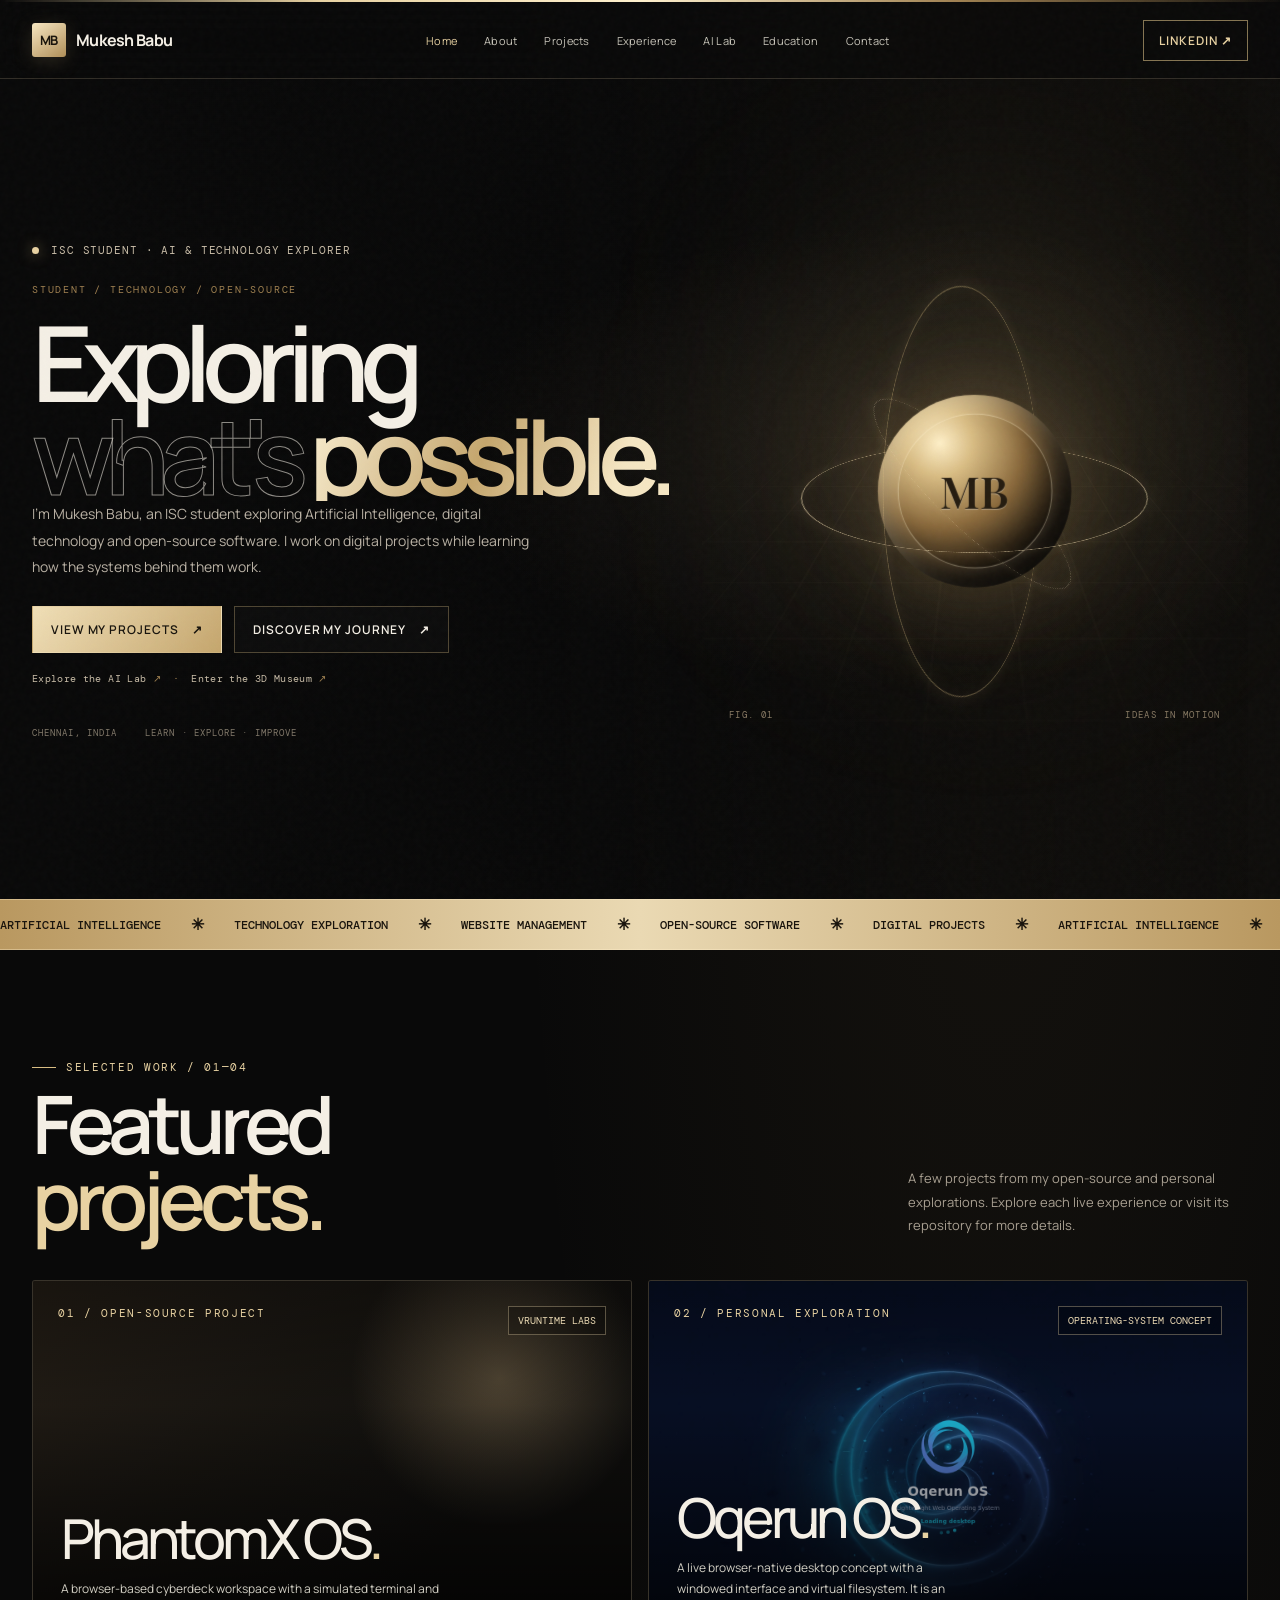
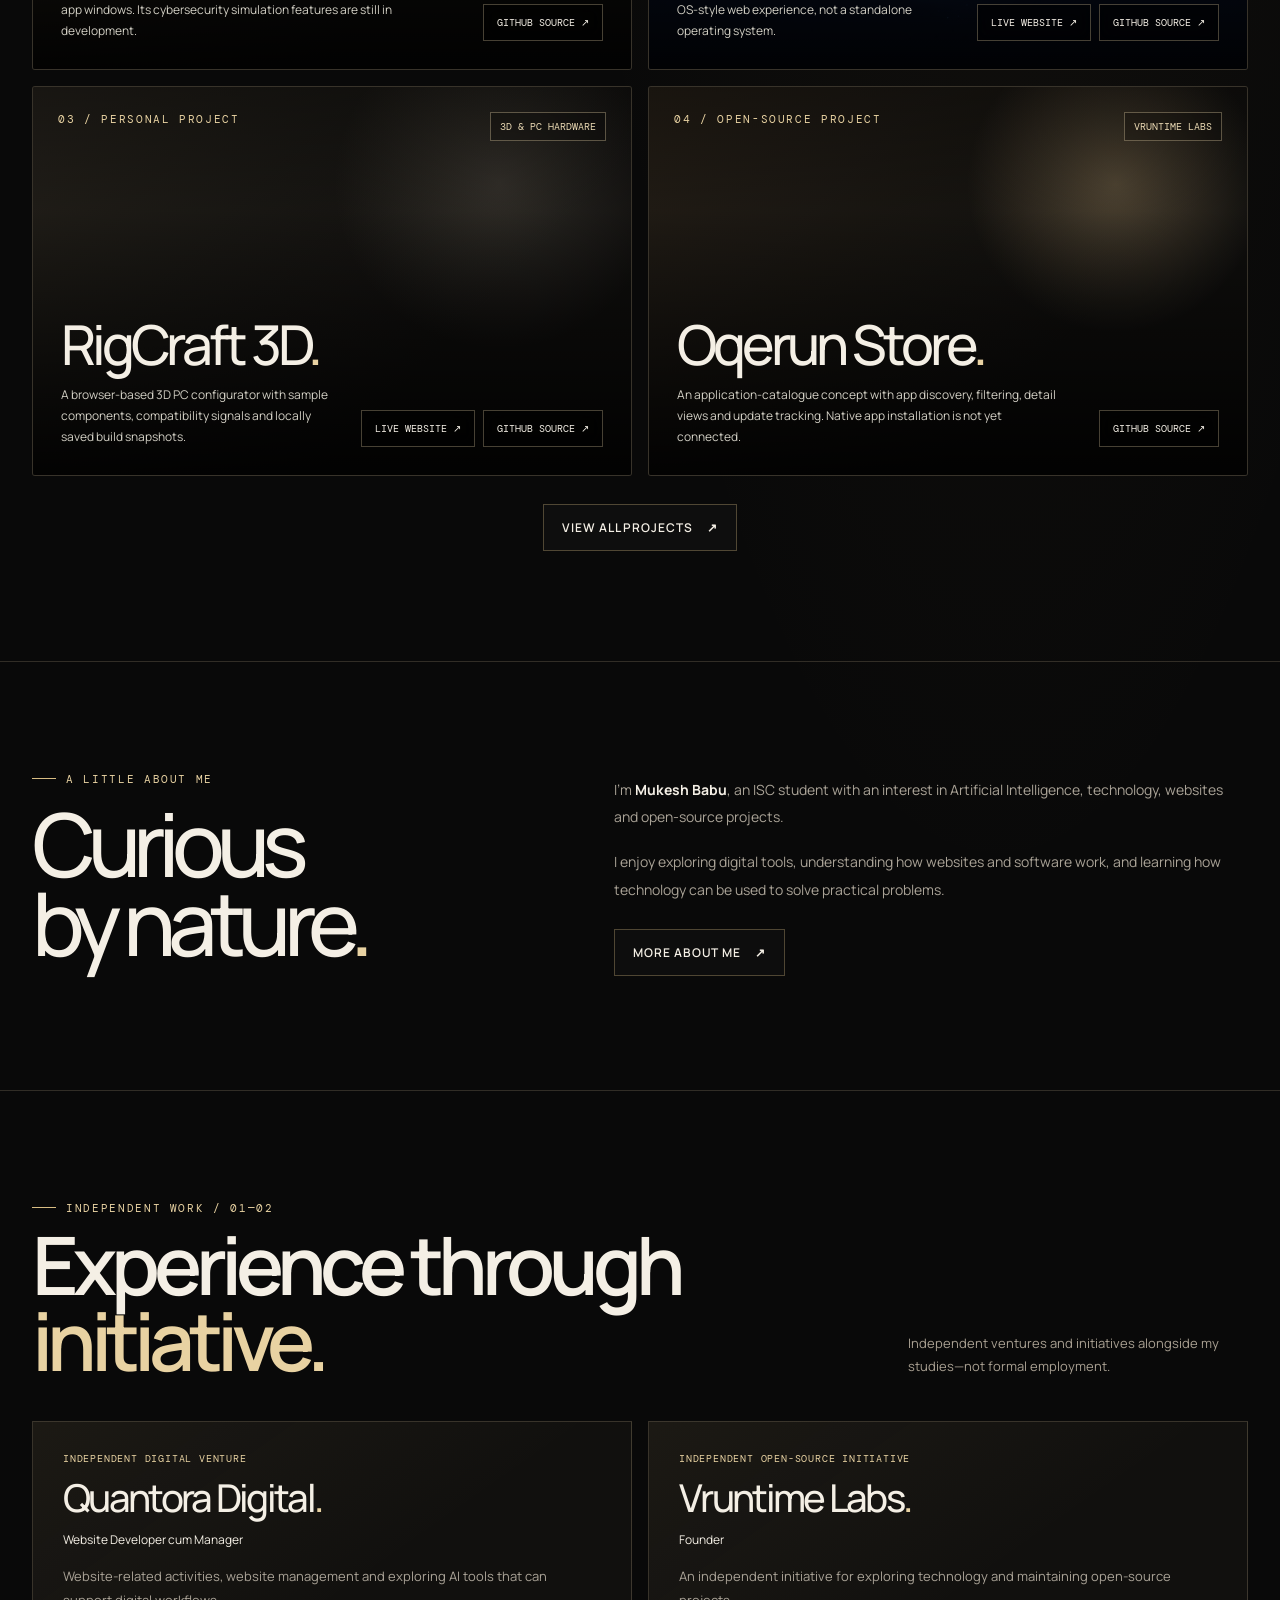
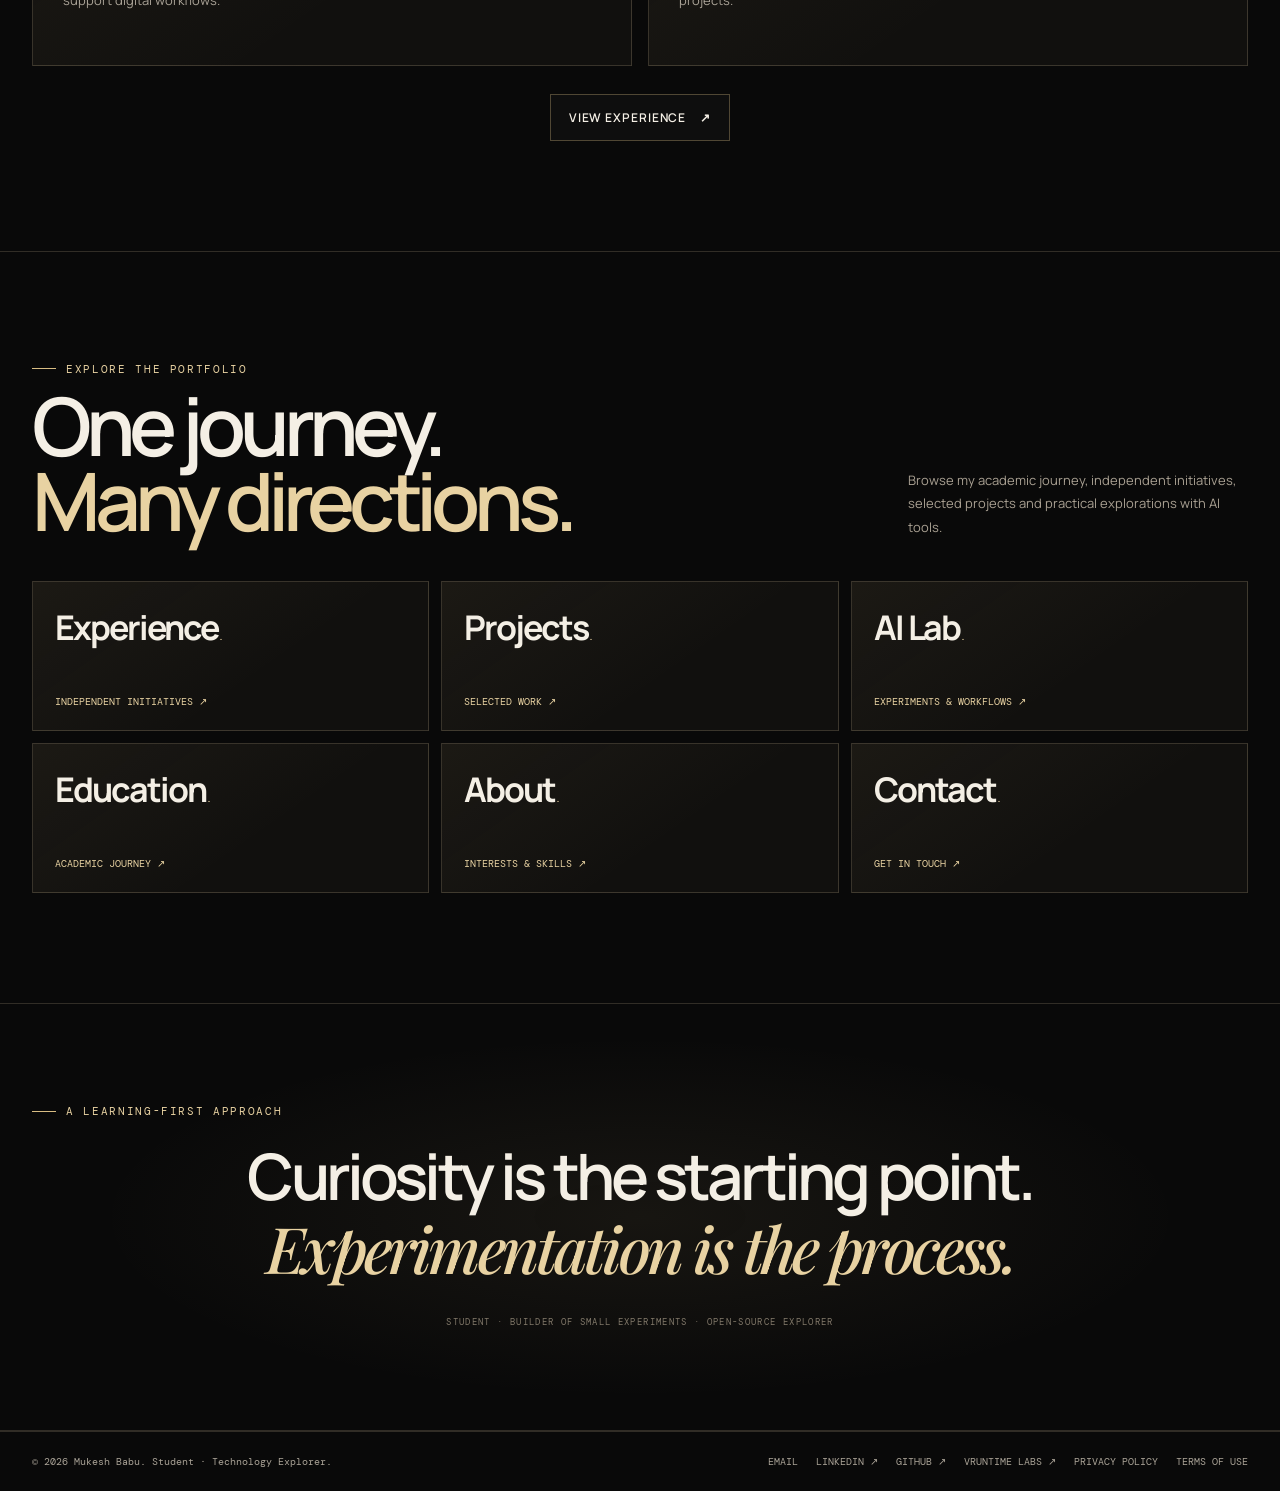
<file: index.html>
<!DOCTYPE html><html lang="en"><head><meta charset="UTF-8"><meta name="viewport" content="width=device-width, initial-scale=1"><meta name="theme-color" content="#090909"><meta name="description" content="Mukesh Babu — ISC student exploring AI tools, technology, website management and open-source projects."><meta name="author" content="M. Mukesh Babu"><meta property="og:title" content="Mukesh Babu — AI, Technology & Open-Source Portfolio"><meta property="og:description" content="Mukesh Babu — ISC student exploring AI tools, technology, website management and open-source projects."><meta property="og:type" content="website"><link rel="icon" type="image/svg+xml" href="./favicon.svg"><link rel="preconnect" href="https://fonts.googleapis.com"><link rel="preconnect" href="https://fonts.gstatic.com" crossorigin><link href="https://fonts.googleapis.com/css2?family=DM+Mono:wght@400;500&family=Manrope:wght@400;500;600;700;800&family=Playfair+Display:ital,wght@0,500;0,600;1,500&display=swap" rel="stylesheet"><link rel="stylesheet" href="./assets/css/style.css"><title>Mukesh Babu — AI, Technology & Open-Source Portfolio</title></head><body><div class="cursor-glow" aria-hidden="true"></div><div class="topline"></div><header class="header"><div class="wrap nav"><a class="brand" href="index.html" aria-label="Mukesh Babu home"><span class="brand-symbol">MB</span><span>Mukesh Babu</span></a><nav class="navlinks" id="site-navigation" aria-label="Main navigation"><a href="index.html" aria-current="page">Home</a><a href="about.html">About</a><a href="projects.html">Projects</a><a href="experience.html">Experience</a><a href="ai-lab.html">AI Lab</a><a href="education.html">Education</a><a href="contact.html">Contact</a></nav><button class="menu-toggle" type="button" aria-label="Open navigation" aria-controls="site-navigation" aria-expanded="false"><span></span><span></span></button><a class="nav-cta" href="https://linkedin.com/in/mmukesh-babu" target="_blank" rel="noopener noreferrer">LINKEDIN <span aria-hidden="true">↗</span></a></div></header><main><section class="hero wrap" id="home"><div class="hero-backdrop" aria-hidden="true"></div><div class="hero-glow" aria-hidden="true"></div><div class="hero-layout"><div class="hero-inner"><div class="hero-kicker mono"><span class="live-dot"></span> ISC STUDENT · AI & TECHNOLOGY EXPLORER</div><p class="hero-overline">STUDENT / TECHNOLOGY / OPEN-SOURCE</p><h1>Exploring<br><span class="outline">what's</span> <span class="accent">possible.</span></h1><p class="hero-copy">I'm Mukesh Babu, an ISC student exploring Artificial Intelligence, digital technology and open-source software. I work on digital projects while learning how the systems behind them work.</p><div class="hero-actions"><a class="btn btn-primary" href="projects.html">VIEW MY PROJECTS <span aria-hidden="true">↗</span></a><a class="btn" href="about.html">DISCOVER MY JOURNEY <span aria-hidden="true">↗</span></a></div><div class="hero-explore-links"><a href="ai-lab.html">Explore the AI Lab <span aria-hidden="true">↗</span></a><span aria-hidden="true">·</span><a href="world.html">Enter the 3D Museum <span aria-hidden="true">↗</span></a></div><div class="hero-meta mono"><span>CHENNAI, INDIA</span><span>LEARN · EXPLORE · IMPROVE</span></div></div><div class="hero-art" aria-label="Abstract champagne-gold three-dimensional orbital sculpture"><div class="art-grid" aria-hidden="true"></div><div class="orbital-scene" aria-hidden="true"><div class="orbit orbit-one"></div><div class="orbit orbit-two"></div><div class="orbit orbit-three"></div><div class="gold-core"><span>MB</span></div><div class="orbit-point point-one"></div><div class="orbit-point point-two"></div><div class="orbit-point point-three"></div></div><div class="art-caption mono"><span>FIG. 01</span><span>IDEAS IN MOTION</span></div></div></div></section><div class="ticker"><div class="ticker-track"><span>ARTIFICIAL INTELLIGENCE <b>✳</b> TECHNOLOGY EXPLORATION <b>✳</b> WEBSITE MANAGEMENT <b>✳</b> OPEN-SOURCE SOFTWARE <b>✳</b> DIGITAL PROJECTS <b>✳</b></span><span aria-hidden="true">ARTIFICIAL INTELLIGENCE <b>✳</b> TECHNOLOGY EXPLORATION <b>✳</b> WEBSITE MANAGEMENT <b>✳</b> OPEN-SOURCE SOFTWARE <b>✳</b> DIGITAL PROJECTS <b>✳</b></span></div></div><section class="section featured-projects" aria-labelledby="featured-projects-title"><div class="wrap"><div class="section-head reveal"><div><div class="eyebrow">Selected work / 01—04</div><h2 id="featured-projects-title">Featured<br><span class="acid">projects.</span></h2></div><p>A few projects from my open-source and personal explorations. Explore each live experience or visit its repository for more details.</p></div><div class="project-grid"><article class="project reveal"><div class="project-bg project-vruntime" aria-hidden="true"></div><div class="project-content"><span class="project-number">01 / OPEN-SOURCE PROJECT</span><span class="project-chip">Vruntime Labs</span></div><div class="project-bottom"><div><h3>PhantomX OS<span class="acid">.</span></h3><p class="project-desc">A browser-based cyberdeck workspace with a simulated terminal and app windows. Its cybersecurity simulation features are still in development.</p></div><div class="project-bottom-right"><div class="project-links"><a href="https://github.com/vruntime-labs/phantomx-os" target="_blank" rel="noopener noreferrer">GitHub Source ↗</a></div></div></div></article><article class="project reveal"><div class="project-bg bg-os" aria-hidden="true"></div><div class="project-content"><span class="project-number">02 / PERSONAL EXPLORATION</span><span class="project-chip">Operating-system concept</span></div><div class="project-bottom"><div><h3>Oqerun OS<span class="acid">.</span></h3><p class="project-desc">A live browser-native desktop concept with a windowed interface and virtual filesystem. It is an OS-style web experience, not a standalone operating system.</p></div><div class="project-bottom-right"><div class="project-links"><a href="https://vruntime-labs.github.io/oqerun-os/" target="_blank" rel="noopener noreferrer">Live Website ↗</a><a href="https://github.com/vruntime-labs/oqerun-os" target="_blank" rel="noopener noreferrer">GitHub Source ↗</a></div></div></div></article><article class="project reveal"><div class="project-bg project-personal" aria-hidden="true"></div><div class="project-content"><span class="project-number">03 / PERSONAL PROJECT</span><span class="project-chip">3D &amp; PC hardware</span></div><div class="project-bottom"><div><h3>RigCraft 3D<span class="acid">.</span></h3><p class="project-desc">A browser-based 3D PC configurator with sample components, compatibility signals and locally saved build snapshots.</p></div><div class="project-bottom-right"><div class="project-links"><a href="https://mmukeshbabu2010-dot.github.io/rigcraft-3d/" target="_blank" rel="noopener noreferrer">Live Website ↗</a><a href="https://github.com/mmukeshbabu2010-dot/rigcraft-3d" target="_blank" rel="noopener noreferrer">GitHub Source ↗</a></div></div></div></article><article class="project reveal"><div class="project-bg project-vruntime" aria-hidden="true"></div><div class="project-content"><span class="project-number">04 / OPEN-SOURCE PROJECT</span><span class="project-chip">Vruntime Labs</span></div><div class="project-bottom"><div><h3>Oqerun Store<span class="acid">.</span></h3><p class="project-desc">An application-catalogue concept with app discovery, filtering, detail views and update tracking. Native app installation is not yet connected.</p></div><div class="project-bottom-right"><div class="project-links"><a href="https://github.com/vruntime-labs/oqerun-store" target="_blank" rel="noopener noreferrer">GitHub Source ↗</a></div></div></div></article></div><div class="featured-projects-cta"><a class="btn" href="projects.html">VIEW ALL PROJECTS <span aria-hidden="true">↗</span></a></div></div></section><section class="section home-about" aria-labelledby="home-about-title"><div class="wrap home-about-grid"><div class="reveal"><div class="eyebrow">A little about me</div><h2 class="about-title" id="home-about-title">Curious<br>by nature<span>.</span></h2></div><div class="about-copy reveal"><p>I'm <strong>Mukesh Babu</strong>, an ISC student with an interest in Artificial Intelligence, technology, websites and open-source projects.</p><p>I enjoy exploring digital tools, understanding how websites and software work, and learning how technology can be used to solve practical problems.</p><a class="btn" href="about.html">MORE ABOUT ME <span aria-hidden="true">↗</span></a></div></div></section><section class="section home-experience" aria-labelledby="home-experience-title"><div class="wrap"><div class="section-head reveal"><div><div class="eyebrow">Independent work / 01—02</div><h2 id="home-experience-title">Experience through<br><span class="acid">initiative.</span></h2></div><p>Independent ventures and initiatives alongside my studies—not formal employment.</p></div><div class="experience-grid"><article class="experience-card reveal"><div class="experience-note">Independent digital venture</div><h3>Quantora Digital<span class="acid">.</span></h3><p class="experience-role">Website Developer cum Manager</p><p>Website-related activities, website management and exploring AI tools that can support digital workflows.</p></article><article class="experience-card reveal"><div class="experience-note">Independent open-source initiative</div><h3>Vruntime Labs<span class="acid">.</span></h3><p class="experience-role">Founder</p><p>An independent initiative for exploring technology and maintaining open-source projects.</p></article></div><div class="featured-projects-cta"><a class="btn" href="experience.html">VIEW EXPERIENCE <span aria-hidden="true">↗</span></a></div></div></section><section class="section"><div class="wrap"><div class="section-head reveal"><div><div class="eyebrow">Explore the portfolio</div><h2>One journey.<br><span class="acid">Many directions.</span></h2></div><p>Browse my academic journey, independent initiatives, selected projects and practical explorations with AI tools.</p></div><div class="home-shortcuts"><a class="home-shortcut reveal" href="experience.html"><strong>Experience<span class="acid">.</span></strong><span>Independent initiatives ↗</span></a><a class="home-shortcut reveal" href="projects.html"><strong>Projects<span class="acid">.</span></strong><span>Selected work ↗</span></a><a class="home-shortcut reveal" href="ai-lab.html"><strong>AI Lab<span class="acid">.</span></strong><span>Experiments & workflows ↗</span></a><a class="home-shortcut reveal" href="education.html"><strong>Education<span class="acid">.</span></strong><span>Academic journey ↗</span></a><a class="home-shortcut reveal" href="about.html"><strong>About<span class="acid">.</span></strong><span>Interests & skills ↗</span></a><a class="home-shortcut reveal" href="contact.html"><strong>Contact<span class="acid">.</span></strong><span>Get in touch ↗</span></a></div></div></section><section class="manifesto-section"><div class="wrap manifesto reveal"><span class="eyebrow">A learning-first approach</span><p>Curiosity is the starting point.<br><em>Experimentation is the process.</em></p><span class="mono">STUDENT · BUILDER OF SMALL EXPERIMENTS · OPEN-SOURCE EXPLORER</span></div></section></main><footer><div class="wrap footer-inner"><p>© 2026 Mukesh Babu. Student · Technology Explorer.</p><nav class="footer-links" aria-label="Footer navigation"><a href="mailto:mmukeshbabu.2010@gmail.com">EMAIL</a><a href="https://linkedin.com/in/mmukesh-babu" target="_blank" rel="noopener noreferrer">LINKEDIN ↗</a><a href="https://github.com/mmukeshbabu2010-dot" target="_blank" rel="noopener noreferrer">GITHUB ↗</a><a href="https://github.com/vruntime-labs" target="_blank" rel="noopener noreferrer">VRUNTIME LABS ↗</a><a href="./privacy.html">PRIVACY POLICY</a><a href="./terms.html">TERMS OF USE</a></nav></div></footer><script src="./assets/js/main.js" defer></script></body></html>
</file>
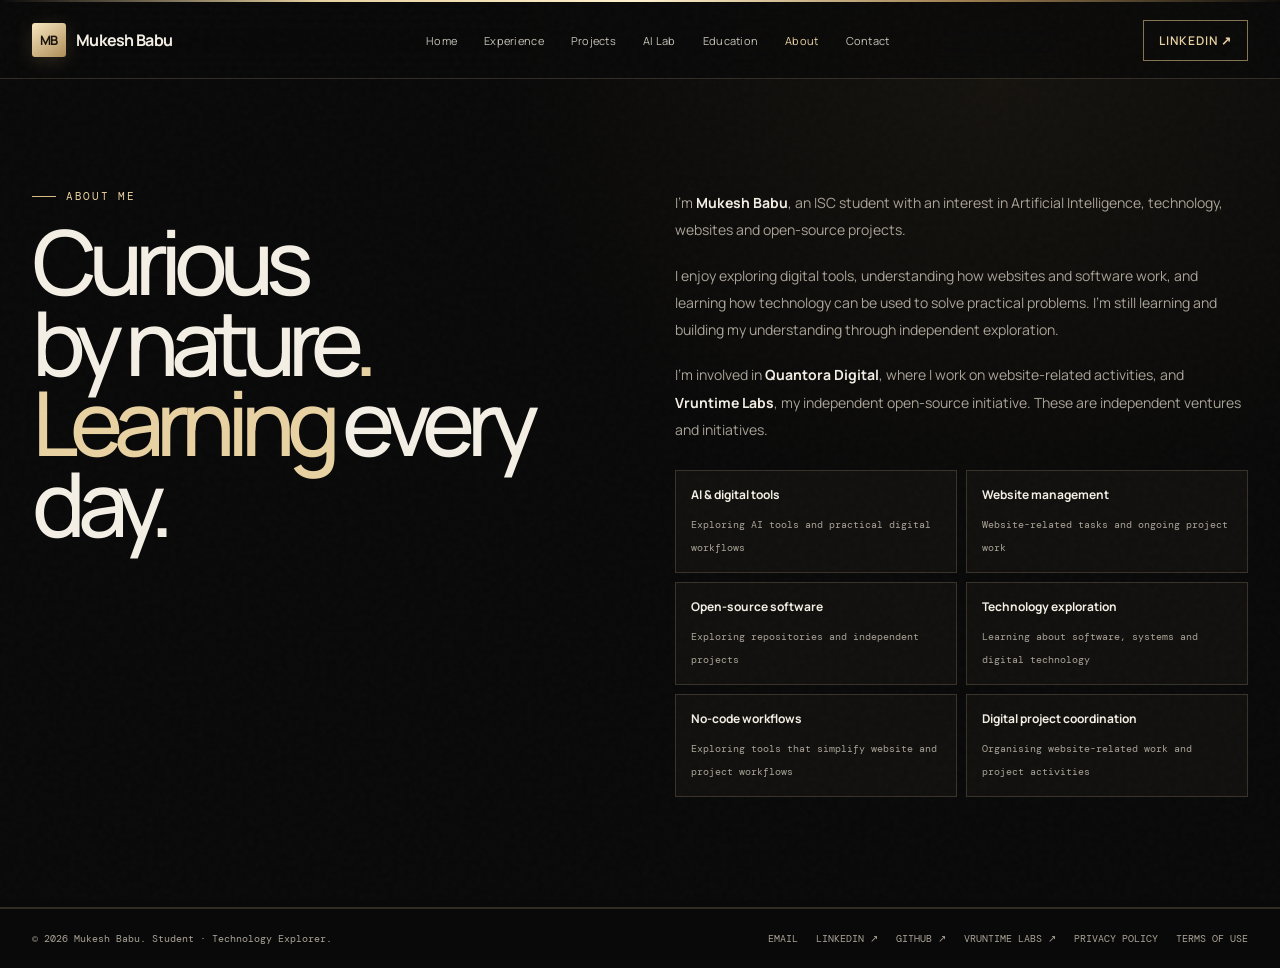
<file: about.html>
<!DOCTYPE html>
<html lang="en"><head><meta charset="UTF-8"><meta name="viewport" content="width=device-width, initial-scale=1"><meta name="theme-color" content="#090909"><meta name="description" content="About Mukesh Babu, an ISC student interested in AI, websites, technology and open-source projects."><meta name="author" content="M. Mukesh Babu"><meta property="og:title" content="About — Mukesh Babu"><meta property="og:description" content="About Mukesh Babu, an ISC student interested in AI, websites, technology and open-source projects."><meta property="og:type" content="website"><link rel="icon" type="image/svg+xml" href="./favicon.svg"><link rel="preconnect" href="https://fonts.googleapis.com"><link rel="preconnect" href="https://fonts.gstatic.com" crossorigin><link href="https://fonts.googleapis.com/css2?family=DM+Mono:wght@400;500&family=Manrope:wght@400;500;600;700;800&family=Playfair+Display:ital,wght@0,500;0,600;1,500&display=swap" rel="stylesheet"><link rel="stylesheet" href="./assets/css/style.css"><title>About — Mukesh Babu</title></head><body><div class="cursor-glow" aria-hidden="true"></div><div class="topline"></div><header class="header"><div class="wrap nav"><a class="brand" href="index.html" aria-label="Mukesh Babu home"><span class="brand-symbol">MB</span><span>Mukesh Babu</span></a><nav class="navlinks" id="site-navigation" aria-label="Main navigation"><a href="index.html">Home</a><a href="experience.html">Experience</a><a href="projects.html">Projects</a><a href="ai-lab.html">AI Lab</a><a href="education.html">Education</a><a href="about.html" aria-current="page">About</a><a href="contact.html">Contact</a></nav><button class="menu-toggle" type="button" aria-label="Open navigation" aria-controls="site-navigation" aria-expanded="false"><span></span><span></span></button><a class="nav-cta" href="https://linkedin.com/in/mmukesh-babu" target="_blank" rel="noopener noreferrer">LINKEDIN <span aria-hidden="true">↗</span></a></div></header><main><section class="section" id="about"><div class="wrap about-grid"><div class="reveal"><div class="eyebrow">About me</div><h2 class="about-title">Curious<br/>by nature<span>.</span><br/><span>Learning</span> every day.</h2></div>
<div class="about-copy reveal"><p>I'm <strong>Mukesh Babu</strong>, an ISC student with an interest in Artificial Intelligence, technology, websites and open-source projects.</p>
<p>I enjoy exploring digital tools, understanding how websites and software work, and learning how technology can be used to solve practical problems. I'm still learning and building my understanding through independent exploration.</p>
<p>I'm involved in <strong>Quantora Digital</strong>, where I work on website-related activities, and <strong>Vruntime Labs</strong>, my independent open-source initiative. These are independent ventures and initiatives.</p>
<div class="skill-grid" id="stack">
<div class="skill"><b>AI &amp; digital tools</b><span>Exploring AI tools and practical digital workflows</span></div>
<div class="skill"><b>Website management</b><span>Website-related tasks and ongoing project work</span></div>
<div class="skill"><b>Open-source software</b><span>Exploring repositories and independent projects</span></div>
<div class="skill"><b>Technology exploration</b><span>Learning about software, systems and digital technology</span></div>
<div class="skill"><b>No-code workflows</b><span>Exploring tools that simplify website and project workflows</span></div>
<div class="skill"><b>Digital project coordination</b><span>Organising website-related work and project activities</span></div>
</div>
</div></div></section></main><footer><div class="wrap footer-inner"><p>© 2026 Mukesh Babu. Student · Technology Explorer.</p><nav class="footer-links" aria-label="Footer navigation"><a href="mailto:mmukeshbabu.2010@gmail.com">EMAIL</a><a href="https://linkedin.com/in/mmukesh-babu" target="_blank" rel="noopener noreferrer">LINKEDIN ↗</a><a href="https://github.com/mmukeshbabu2010-dot" target="_blank" rel="noopener noreferrer">GITHUB ↗</a><a href="https://github.com/vruntime-labs" target="_blank" rel="noopener noreferrer">VRUNTIME LABS ↗</a><a href="./privacy.html">PRIVACY POLICY</a><a href="./terms.html">TERMS OF USE</a></nav></div></footer><script src="./assets/js/main.js" defer></script></body></html>
</file>
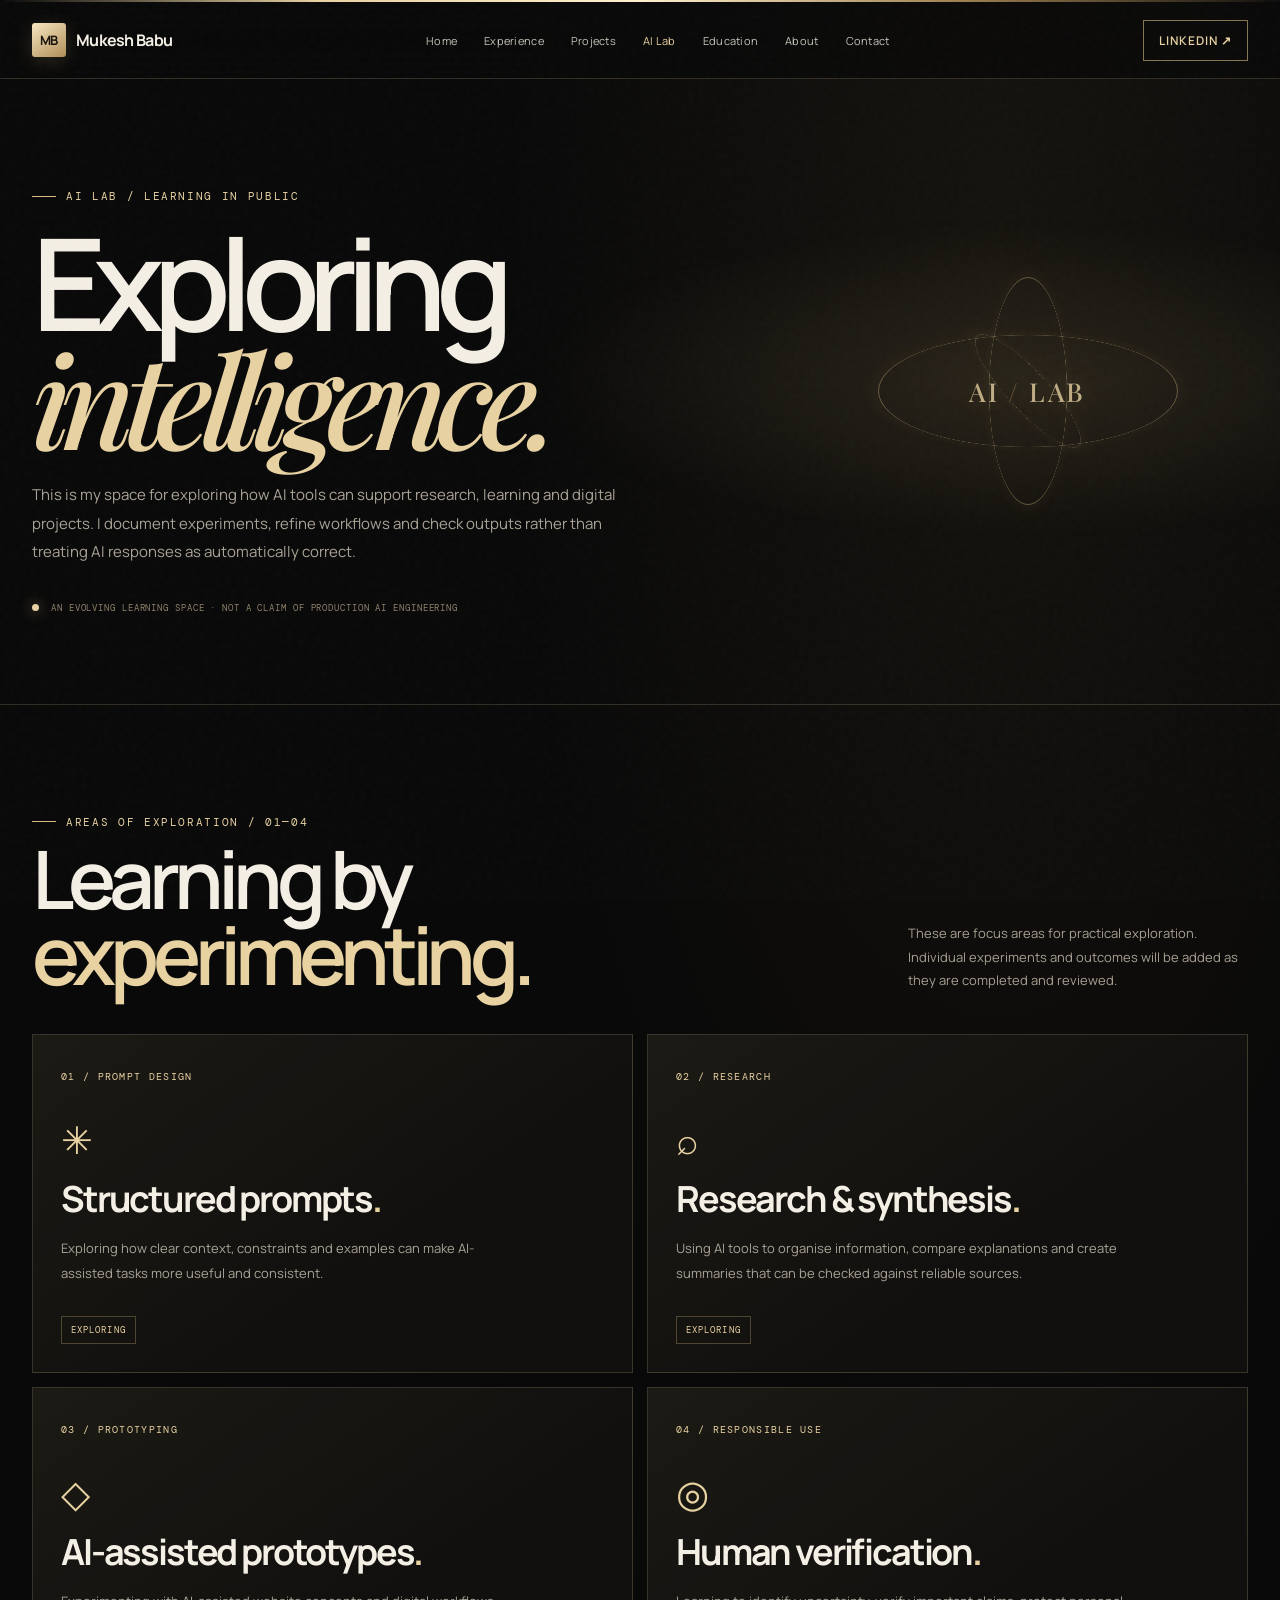
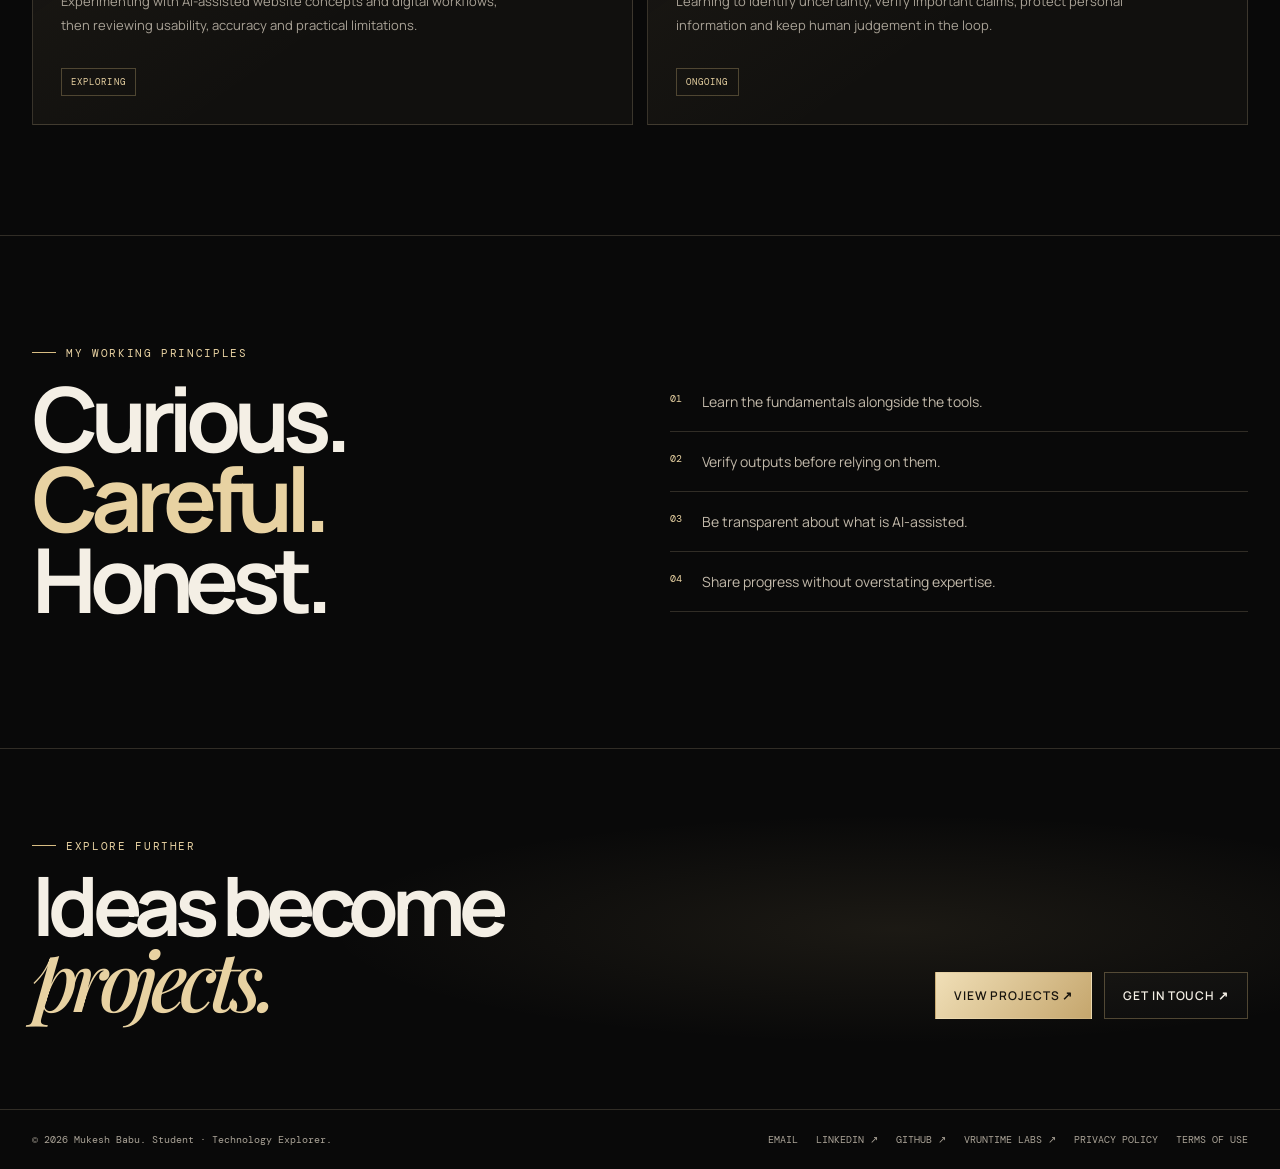
<file: ai-lab.html>
<!DOCTYPE html><html lang="en"><head><meta charset="UTF-8"><meta name="viewport" content="width=device-width, initial-scale=1"><meta name="theme-color" content="#090909"><meta name="description" content="An evolving learning space documenting Mukesh Babu’s exploration of AI tools, prompt design, research workflows and AI-assisted prototyping."><meta name="author" content="M. Mukesh Babu"><meta property="og:title" content="AI Lab — Mukesh Babu"><meta property="og:description" content="An evolving learning space documenting Mukesh Babu’s exploration of AI tools, prompt design, research workflows and AI-assisted prototyping."><meta property="og:type" content="website"><link rel="icon" type="image/svg+xml" href="./favicon.svg"><link rel="preconnect" href="https://fonts.googleapis.com"><link rel="preconnect" href="https://fonts.gstatic.com" crossorigin><link href="https://fonts.googleapis.com/css2?family=DM+Mono:wght@400;500&family=Manrope:wght@400;500;600;700;800&family=Playfair+Display:ital,wght@0,500;0,600;1,500&display=swap" rel="stylesheet"><link rel="stylesheet" href="./assets/css/style.css"><title>AI Lab — Mukesh Babu</title></head><body><div class="cursor-glow" aria-hidden="true"></div><div class="topline"></div><header class="header"><div class="wrap nav"><a class="brand" href="index.html" aria-label="Mukesh Babu home"><span class="brand-symbol">MB</span><span>Mukesh Babu</span></a><nav class="navlinks" id="site-navigation" aria-label="Main navigation"><a href="index.html">Home</a><a href="experience.html">Experience</a><a href="projects.html">Projects</a><a href="ai-lab.html" aria-current="page">AI Lab</a><a href="education.html">Education</a><a href="about.html">About</a><a href="contact.html">Contact</a></nav><button class="menu-toggle" type="button" aria-label="Open navigation" aria-controls="site-navigation" aria-expanded="false"><span></span><span></span></button><a class="nav-cta" href="https://linkedin.com/in/mmukesh-babu" target="_blank" rel="noopener noreferrer">LINKEDIN <span aria-hidden="true">↗</span></a></div></header><main><section class="page-hero"><div class="wrap page-hero-inner reveal"><div class="eyebrow">AI LAB / LEARNING IN PUBLIC</div><h1>Exploring<br><span class="gold-serif">intelligence.</span></h1><p>This is my space for exploring how AI tools can support research, learning and digital projects. I document experiments, refine workflows and check outputs rather than treating AI responses as automatically correct.</p><div class="lab-note mono"><span class="live-dot"></span> AN EVOLVING LEARNING SPACE · NOT A CLAIM OF PRODUCTION AI ENGINEERING</div></div><div class="lab-orbit" aria-hidden="true"><div class="lab-ring ring-a"></div><div class="lab-ring ring-b"></div><div class="lab-ring ring-c"></div><div class="lab-center">AI<span> / </span>LAB</div></div></section><section class="section"><div class="wrap"><div class="section-head reveal"><div><div class="eyebrow">Areas of exploration / 01—04</div><h2>Learning by<br><span class="acid">experimenting.</span></h2></div><p>These are focus areas for practical exploration. Individual experiments and outcomes will be added as they are completed and reviewed.</p></div><div class="lab-grid"><article class="lab-card reveal"><span class="lab-index">01 / PROMPT DESIGN</span><div class="lab-icon">✳</div><h3>Structured prompts<span>.</span></h3><p>Exploring how clear context, constraints and examples can make AI-assisted tasks more useful and consistent.</p><span class="lab-status">EXPLORING</span></article><article class="lab-card reveal"><span class="lab-index">02 / RESEARCH</span><div class="lab-icon">⌕</div><h3>Research & synthesis<span>.</span></h3><p>Using AI tools to organise information, compare explanations and create summaries that can be checked against reliable sources.</p><span class="lab-status">EXPLORING</span></article><article class="lab-card reveal"><span class="lab-index">03 / PROTOTYPING</span><div class="lab-icon">◇</div><h3>AI-assisted prototypes<span>.</span></h3><p>Experimenting with AI-assisted website concepts and digital workflows, then reviewing usability, accuracy and practical limitations.</p><span class="lab-status">EXPLORING</span></article><article class="lab-card reveal"><span class="lab-index">04 / RESPONSIBLE USE</span><div class="lab-icon">◎</div><h3>Human verification<span>.</span></h3><p>Learning to identify uncertainty, verify important claims, protect personal information and keep human judgement in the loop.</p><span class="lab-status">ONGOING</span></article></div></div></section><section class="section lab-principles"><div class="wrap principles-grid"><div class="reveal"><div class="eyebrow">My working principles</div><h2>Curious.<br><span class="acid">Careful.</span><br>Honest.</h2></div><ul class="principle-list reveal"><li><span>01</span> Learn the fundamentals alongside the tools.</li><li><span>02</span> Verify outputs before relying on them.</li><li><span>03</span> Be transparent about what is AI-assisted.</li><li><span>04</span> Share progress without overstating expertise.</li></ul></div></section><section class="lab-cta"><div class="wrap lab-cta-inner reveal"><div><div class="eyebrow">Explore further</div><h2>Ideas become<br><span class="gold-serif">projects.</span></h2></div><div class="hero-actions"><a class="btn btn-primary" href="projects.html">VIEW PROJECTS ↗</a><a class="btn" href="contact.html">GET IN TOUCH ↗</a></div></div></section></main><footer><div class="wrap footer-inner"><p>© 2026 Mukesh Babu. Student · Technology Explorer.</p><nav class="footer-links" aria-label="Footer navigation"><a href="mailto:mmukeshbabu.2010@gmail.com">EMAIL</a><a href="https://linkedin.com/in/mmukesh-babu" target="_blank" rel="noopener noreferrer">LINKEDIN ↗</a><a href="https://github.com/mmukeshbabu2010-dot" target="_blank" rel="noopener noreferrer">GITHUB ↗</a><a href="https://github.com/vruntime-labs" target="_blank" rel="noopener noreferrer">VRUNTIME LABS ↗</a><a href="./privacy.html">PRIVACY POLICY</a><a href="./terms.html">TERMS OF USE</a></nav></div></footer><script src="./assets/js/main.js" defer></script></body></html>
</file>
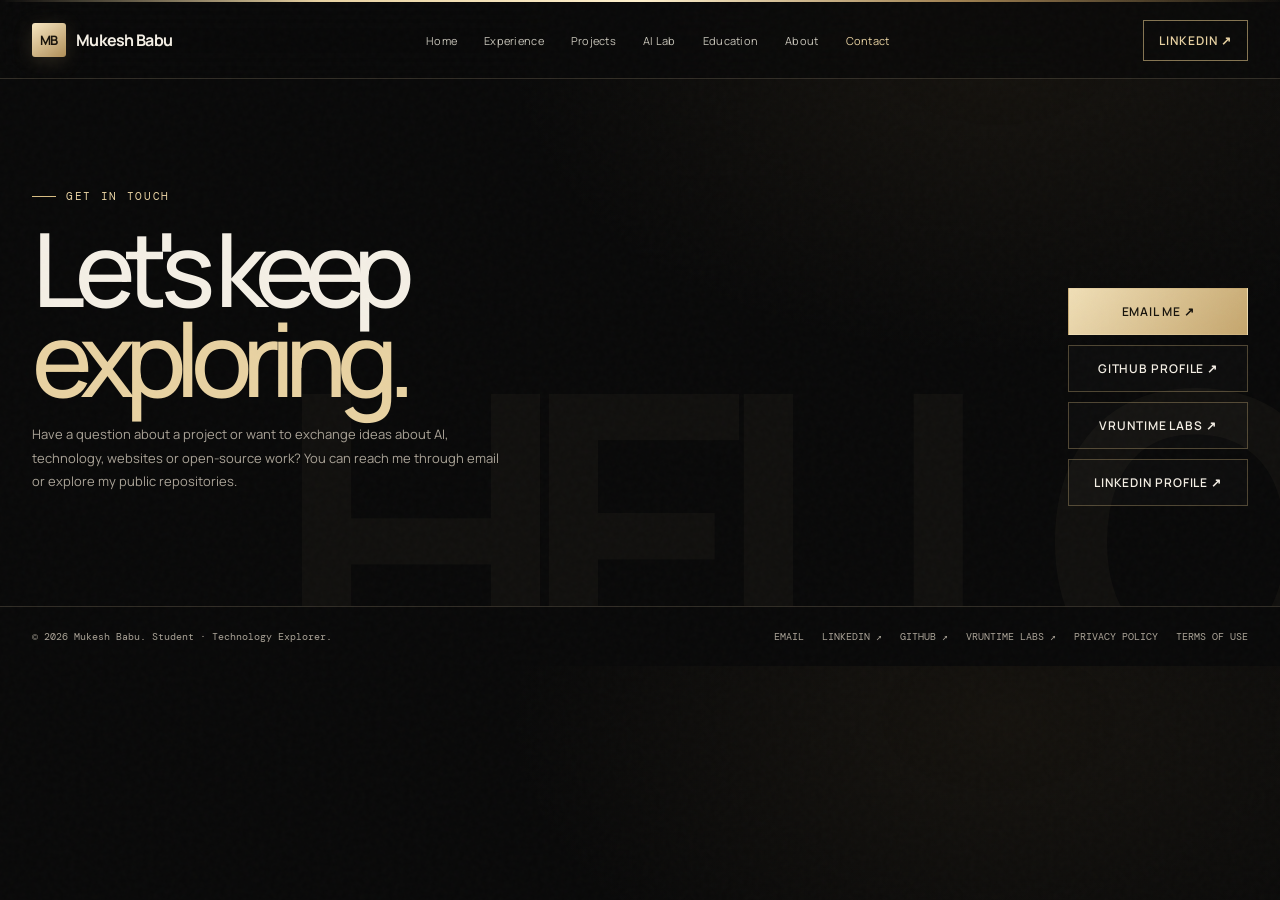
<file: contact.html>
<!DOCTYPE html>
<html lang="en"><head><meta charset="UTF-8"><meta name="viewport" content="width=device-width, initial-scale=1"><meta name="theme-color" content="#090909"><meta name="description" content="Contact Mukesh Babu by email, LinkedIn or GitHub."><meta name="author" content="M. Mukesh Babu"><meta property="og:title" content="Contact — Mukesh Babu"><meta property="og:description" content="Contact Mukesh Babu by email, LinkedIn or GitHub."><meta property="og:type" content="website"><link rel="icon" type="image/svg+xml" href="./favicon.svg"><link rel="preconnect" href="https://fonts.googleapis.com"><link rel="preconnect" href="https://fonts.gstatic.com" crossorigin><link href="https://fonts.googleapis.com/css2?family=DM+Mono:wght@400;500&family=Manrope:wght@400;500;600;700;800&family=Playfair+Display:ital,wght@0,500;0,600;1,500&display=swap" rel="stylesheet"><link rel="stylesheet" href="./assets/css/style.css"><title>Contact — Mukesh Babu</title></head><body><div class="cursor-glow" aria-hidden="true"></div><div class="topline"></div><header class="header"><div class="wrap nav"><a class="brand" href="index.html" aria-label="Mukesh Babu home"><span class="brand-symbol">MB</span><span>Mukesh Babu</span></a><nav class="navlinks" id="site-navigation" aria-label="Main navigation"><a href="index.html">Home</a><a href="experience.html">Experience</a><a href="projects.html">Projects</a><a href="ai-lab.html">AI Lab</a><a href="education.html">Education</a><a href="about.html">About</a><a href="contact.html" aria-current="page">Contact</a></nav><button class="menu-toggle" type="button" aria-label="Open navigation" aria-controls="site-navigation" aria-expanded="false"><span></span><span></span></button><a class="nav-cta" href="https://linkedin.com/in/mmukesh-babu" target="_blank" rel="noopener noreferrer">LINKEDIN <span aria-hidden="true">↗</span></a></div></header><main><section class="contact" id="contact"><div class="wrap contact-inner"><div class="reveal"><div class="eyebrow">Get in touch</div><h2>Let's keep<br/><span>exploring.</span></h2><p>Have a question about a project or want to exchange ideas about AI, technology, websites or open-source work? You can reach me through email or explore my public repositories.</p></div>
<div class="contact-actions reveal"><a class="btn btn-primary" href="mailto:mmukeshbabu.2010@gmail.com">EMAIL ME ↗</a><a class="btn" href="https://github.com/mmukeshbabu2010-dot" rel="noopener noreferrer" target="_blank">GITHUB PROFILE ↗</a><a class="btn" href="https://github.com/vruntime-labs" rel="noopener noreferrer" target="_blank">VRUNTIME LABS ↗</a><a class="btn" href="https://linkedin.com/in/mmukesh-babu" rel="noopener noreferrer" target="_blank">LINKEDIN PROFILE ↗</a></div></div></section></main><footer><div class="wrap footer-inner"><p>© 2026 Mukesh Babu. Student · Technology Explorer.</p><nav class="footer-links" aria-label="Footer navigation"><a href="mailto:mmukeshbabu.2010@gmail.com">EMAIL</a><a href="https://linkedin.com/in/mmukesh-babu" target="_blank" rel="noopener noreferrer">LINKEDIN ↗</a><a href="https://github.com/mmukeshbabu2010-dot" target="_blank" rel="noopener noreferrer">GITHUB ↗</a><a href="https://github.com/vruntime-labs" target="_blank" rel="noopener noreferrer">VRUNTIME LABS ↗</a><a href="./privacy.html">PRIVACY POLICY</a><a href="./terms.html">TERMS OF USE</a></nav></div></footer><script src="./assets/js/main.js" defer></script></body></html>
</file>
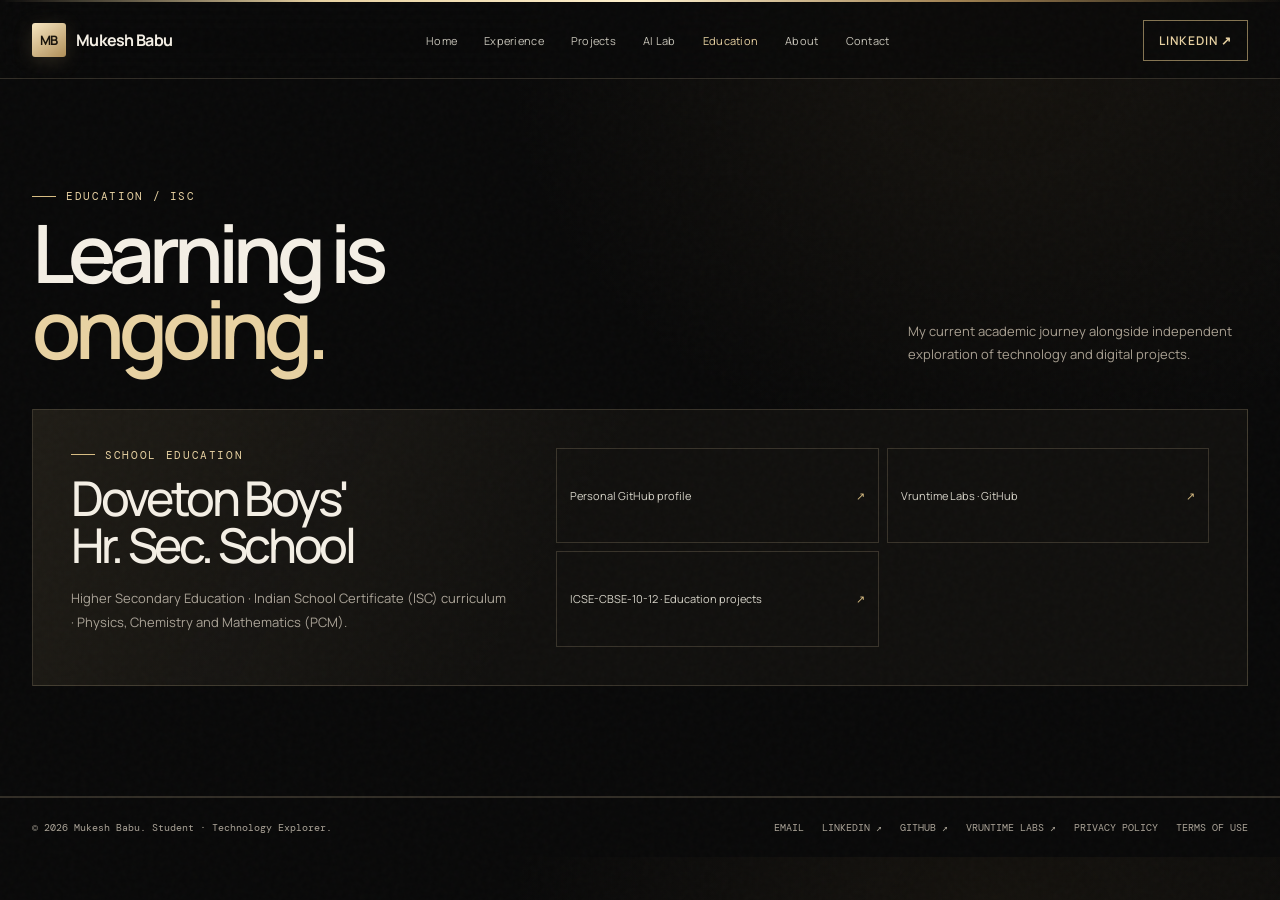
<file: education.html>
<!DOCTYPE html>
<html lang="en"><head><meta charset="UTF-8"><meta name="viewport" content="width=device-width, initial-scale=1"><meta name="theme-color" content="#090909"><meta name="description" content="Academic journey at Doveton Boys’ Hr. Sec. School under the ISC curriculum."><meta name="author" content="M. Mukesh Babu"><meta property="og:title" content="Education — Mukesh Babu"><meta property="og:description" content="Academic journey at Doveton Boys’ Hr. Sec. School under the ISC curriculum."><meta property="og:type" content="website"><link rel="icon" type="image/svg+xml" href="./favicon.svg"><link rel="preconnect" href="https://fonts.googleapis.com"><link rel="preconnect" href="https://fonts.gstatic.com" crossorigin><link href="https://fonts.googleapis.com/css2?family=DM+Mono:wght@400;500&family=Manrope:wght@400;500;600;700;800&family=Playfair+Display:ital,wght@0,500;0,600;1,500&display=swap" rel="stylesheet"><link rel="stylesheet" href="./assets/css/style.css"><title>Education — Mukesh Babu</title></head><body><div class="cursor-glow" aria-hidden="true"></div><div class="topline"></div><header class="header"><div class="wrap nav"><a class="brand" href="index.html" aria-label="Mukesh Babu home"><span class="brand-symbol">MB</span><span>Mukesh Babu</span></a><nav class="navlinks" id="site-navigation" aria-label="Main navigation"><a href="index.html">Home</a><a href="experience.html">Experience</a><a href="projects.html">Projects</a><a href="ai-lab.html">AI Lab</a><a href="education.html" aria-current="page">Education</a><a href="about.html">About</a><a href="contact.html">Contact</a></nav><button class="menu-toggle" type="button" aria-label="Open navigation" aria-controls="site-navigation" aria-expanded="false"><span></span><span></span></button><a class="nav-cta" href="https://linkedin.com/in/mmukesh-babu" target="_blank" rel="noopener noreferrer">LINKEDIN <span aria-hidden="true">↗</span></a></div></header><main><section class="section" id="education"><div class="wrap"><div class="section-head reveal"><div><div class="eyebrow">Education / ISC</div><h2>Learning is<br/><span class="acid">ongoing.</span></h2></div><p>My current academic journey alongside independent exploration of technology and digital projects.</p></div>
<div class="education-panel reveal"><div><div class="eyebrow">School education</div><h3>Doveton Boys'<br/>Hr. Sec. School</h3><p>Higher Secondary Education · Indian School Certificate (ISC) curriculum · Physics, Chemistry and Mathematics (PCM).</p></div><div class="resource-list">
<a class="resource" href="https://github.com/mmukeshbabu2010-dot" rel="noopener noreferrer" target="_blank"><span>Personal GitHub profile</span><span>↗</span></a>
<a class="resource" href="https://github.com/vruntime-labs" rel="noopener noreferrer" target="_blank"><span>Vruntime Labs · GitHub</span><span>↗</span></a>
<a class="resource" href="https://github.com/icse-cbse-10-12" rel="noopener noreferrer" target="_blank"><span>ICSE-CBSE-10-12 · Education projects</span><span>↗</span></a>
</div></div></div></section></main><footer><div class="wrap footer-inner"><p>© 2026 Mukesh Babu. Student · Technology Explorer.</p><nav class="footer-links" aria-label="Footer navigation"><a href="mailto:mmukeshbabu.2010@gmail.com">EMAIL</a><a href="https://linkedin.com/in/mmukesh-babu" target="_blank" rel="noopener noreferrer">LINKEDIN ↗</a><a href="https://github.com/mmukeshbabu2010-dot" target="_blank" rel="noopener noreferrer">GITHUB ↗</a><a href="https://github.com/vruntime-labs" target="_blank" rel="noopener noreferrer">VRUNTIME LABS ↗</a><a href="./privacy.html">PRIVACY POLICY</a><a href="./terms.html">TERMS OF USE</a></nav></div></footer><script src="./assets/js/main.js" defer></script></body></html>
</file>
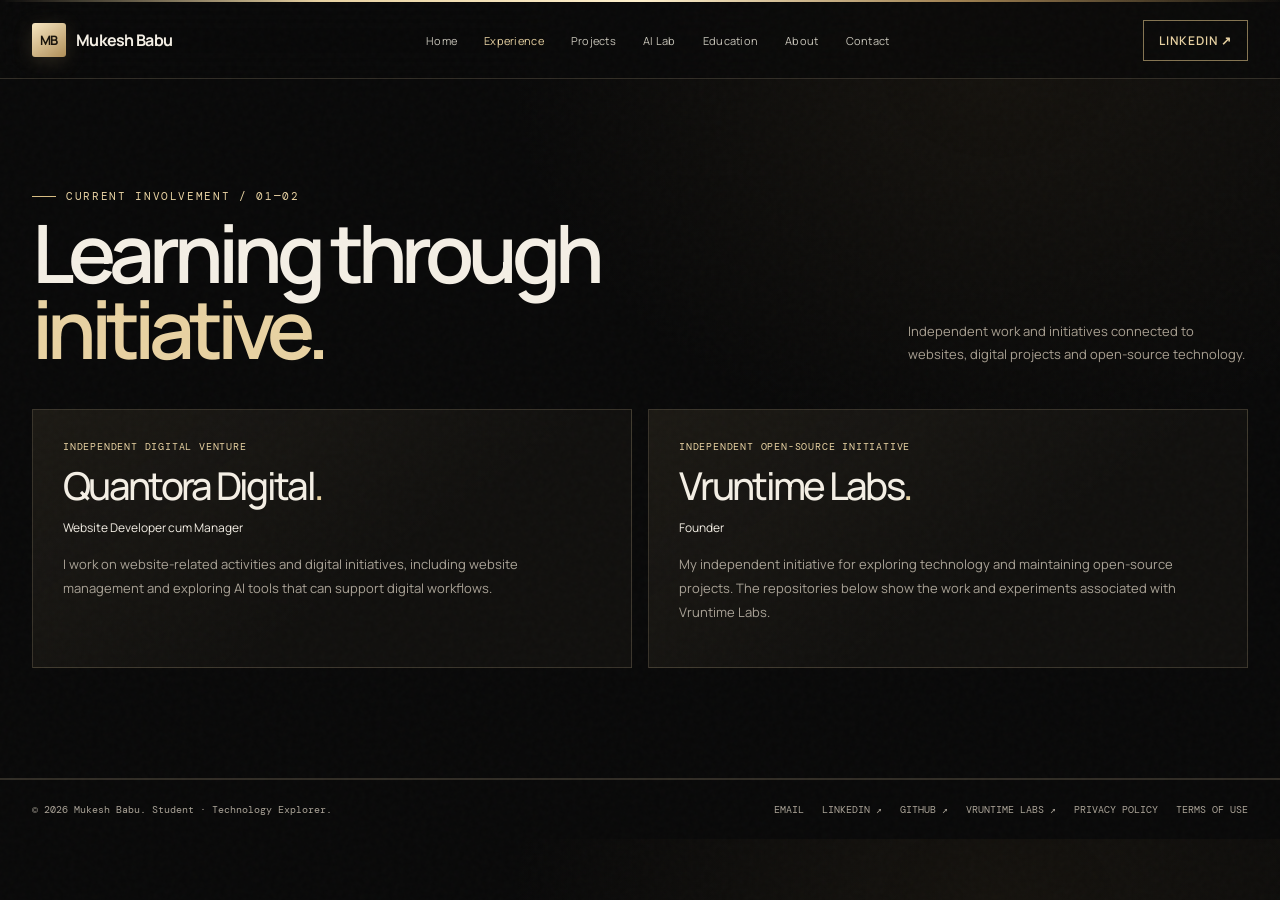
<file: experience.html>
<!DOCTYPE html>
<html lang="en"><head><meta charset="UTF-8"><meta name="viewport" content="width=device-width, initial-scale=1"><meta name="theme-color" content="#090909"><meta name="description" content="Independent digital and open-source initiatives involving website management and technology exploration."><meta name="author" content="M. Mukesh Babu"><meta property="og:title" content="Experience — Mukesh Babu"><meta property="og:description" content="Independent digital and open-source initiatives involving website management and technology exploration."><meta property="og:type" content="website"><link rel="icon" type="image/svg+xml" href="./favicon.svg"><link rel="preconnect" href="https://fonts.googleapis.com"><link rel="preconnect" href="https://fonts.gstatic.com" crossorigin><link href="https://fonts.googleapis.com/css2?family=DM+Mono:wght@400;500&family=Manrope:wght@400;500;600;700;800&family=Playfair+Display:ital,wght@0,500;0,600;1,500&display=swap" rel="stylesheet"><link rel="stylesheet" href="./assets/css/style.css"><title>Experience — Mukesh Babu</title></head><body><div class="cursor-glow" aria-hidden="true"></div><div class="topline"></div><header class="header"><div class="wrap nav"><a class="brand" href="index.html" aria-label="Mukesh Babu home"><span class="brand-symbol">MB</span><span>Mukesh Babu</span></a><nav class="navlinks" id="site-navigation" aria-label="Main navigation"><a href="index.html">Home</a><a href="experience.html" aria-current="page">Experience</a><a href="projects.html">Projects</a><a href="ai-lab.html">AI Lab</a><a href="education.html">Education</a><a href="about.html">About</a><a href="contact.html">Contact</a></nav><button class="menu-toggle" type="button" aria-label="Open navigation" aria-controls="site-navigation" aria-expanded="false"><span></span><span></span></button><a class="nav-cta" href="https://linkedin.com/in/mmukesh-babu" target="_blank" rel="noopener noreferrer">LINKEDIN <span aria-hidden="true">↗</span></a></div></header><main><section class="section" id="experience"><div class="wrap"><div class="section-head reveal"><div><div class="eyebrow">Current involvement / 01—02</div><h2>Learning through<br/><span class="acid">initiative.</span></h2></div><p>Independent work and initiatives connected to websites, digital projects and open-source technology.</p></div>
<div class="experience-grid">
<article class="experience-card reveal"><div class="experience-note">Independent digital venture</div><h3>Quantora Digital<span class="acid">.</span></h3><p class="experience-role">Website Developer cum Manager</p><p>I work on website-related activities and digital initiatives, including website management and exploring AI tools that can support digital workflows.</p></article>
<article class="experience-card reveal"><div class="experience-note">Independent open-source initiative</div><h3>Vruntime Labs<span class="acid">.</span></h3><p class="experience-role">Founder</p><p>My independent initiative for exploring technology and maintaining open-source projects. The repositories below show the work and experiments associated with Vruntime Labs.</p></article>
</div></div></section></main><footer><div class="wrap footer-inner"><p>© 2026 Mukesh Babu. Student · Technology Explorer.</p><nav class="footer-links" aria-label="Footer navigation"><a href="mailto:mmukeshbabu.2010@gmail.com">EMAIL</a><a href="https://linkedin.com/in/mmukesh-babu" target="_blank" rel="noopener noreferrer">LINKEDIN ↗</a><a href="https://github.com/mmukeshbabu2010-dot" target="_blank" rel="noopener noreferrer">GITHUB ↗</a><a href="https://github.com/vruntime-labs" target="_blank" rel="noopener noreferrer">VRUNTIME LABS ↗</a><a href="./privacy.html">PRIVACY POLICY</a><a href="./terms.html">TERMS OF USE</a></nav></div></footer><script src="./assets/js/main.js" defer></script></body></html>
</file>
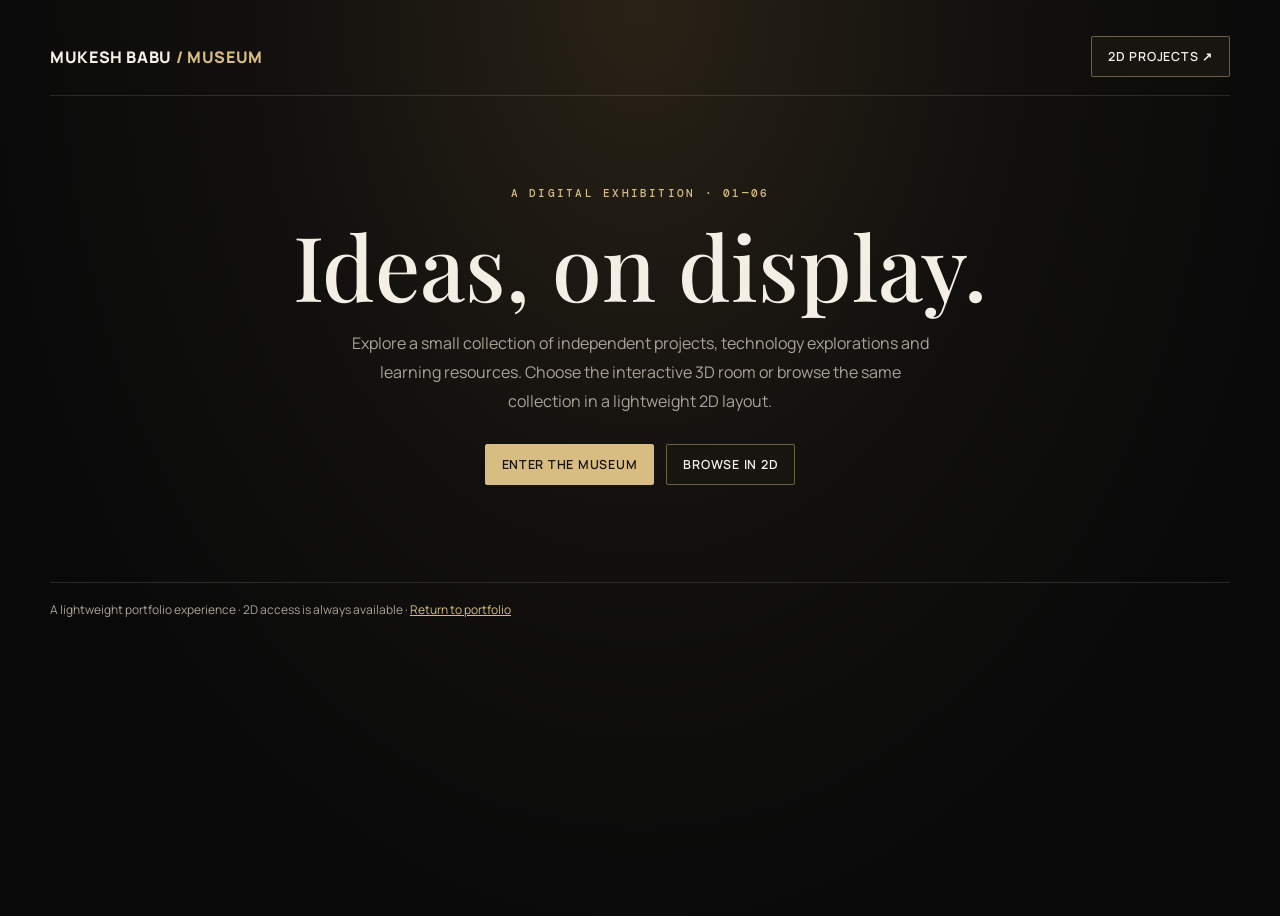
<file: museum.html>
<!doctype html>
<html lang="en">
<head>
<meta charset="UTF-8"><meta name="viewport" content="width=device-width,initial-scale=1"><meta name="theme-color" content="#090909"><meta name="description" content="Explore Mukesh Babu's projects in an interactive 3D museum or use the accessible 2D project directory.">
<link rel="icon" type="image/svg+xml" href="./favicon.svg"><link rel="preconnect" href="https://fonts.googleapis.com"><link rel="preconnect" href="https://fonts.gstatic.com" crossorigin><link href="https://fonts.googleapis.com/css2?family=DM+Mono:wght@400;500&family=Manrope:wght@400;500;600;700;800&family=Playfair+Display:ital,wght@0,500;0,600;1,500&display=swap" rel="stylesheet">
<link rel="stylesheet" href="./assets/css/museum.css"><title>Project Museum — Mukesh Babu</title>
<script src="./assets/js/projects.js" defer></script><script type="module" src="./assets/js/museum.js"></script>
</head>
<body class="museum-page"><div class="museum-shell">
<header class="museum-top"><a class="museum-brand" href="./index.html">MUKESH BABU<span> / MUSEUM</span></a><a class="museum-link" href="./projects.html">2D PROJECTS ↗</a></header>
<main>
<section class="museum-intro" id="museum-intro"><div class="museum-kicker">A DIGITAL EXHIBITION · 01—06</div><h1>Ideas, on display.</h1><p>Explore a small collection of independent projects, technology explorations and learning resources. Choose the interactive 3D room or browse the same collection in a lightweight 2D layout.</p><div class="museum-actions"><button class="museum-button primary" id="enter-museum" type="button">ENTER THE MUSEUM</button><button class="museum-button" id="open-directory" type="button">BROWSE IN 2D</button></div></section>
<section class="museum-stage" id="museum-stage" hidden aria-label="Interactive 3D project museum"><div class="museum-hud"><button class="museum-button" id="museum-home" type="button">LOBBY</button><button class="museum-button" id="museum-directory" type="button">SKIP 3D · 2D VIEW</button></div><div class="museum-hint">DRAG TO LOOK · CLICK AN EXHIBIT · SCROLL TO ZOOM</div><aside class="museum-panel" id="project-panel" hidden aria-live="polite"><button class="museum-button" id="close-panel" type="button">CLOSE ×</button><div id="panel-content"></div></aside></section>
<p class="museum-status" id="museum-status" role="status" aria-live="polite"></p>
<section class="museum-fallback" id="museum-fallback" hidden><div class="museum-kicker">THE PROJECT DIRECTORY</div><h2>Explore the collection.</h2><p>3D mode is optional. Every project remains available here without WebGL.</p><div class="museum-grid" id="museum-grid"></div></section>
</main><footer class="museum-footer">A lightweight portfolio experience · 2D access is always available · <a href="./index.html" style="color:#d8bd83">Return to portfolio</a></footer>
</div></body></html>
</file>
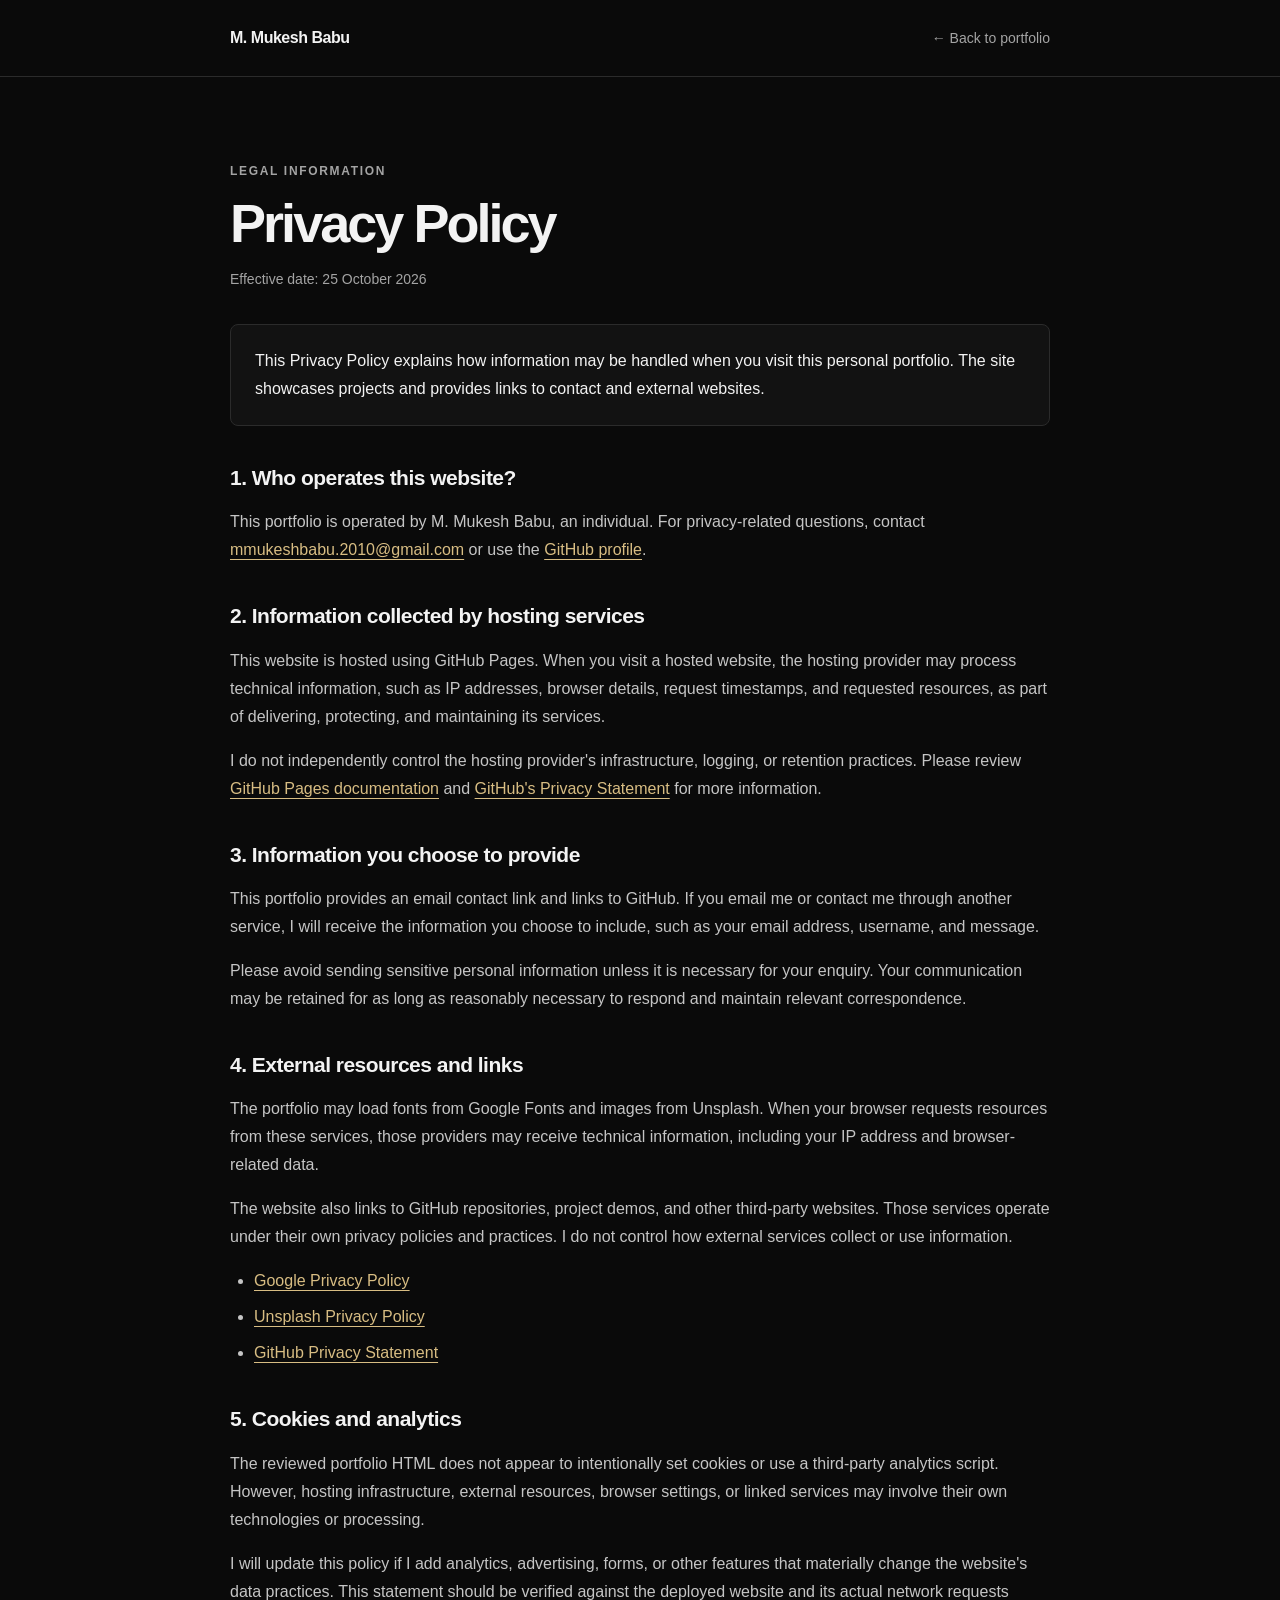
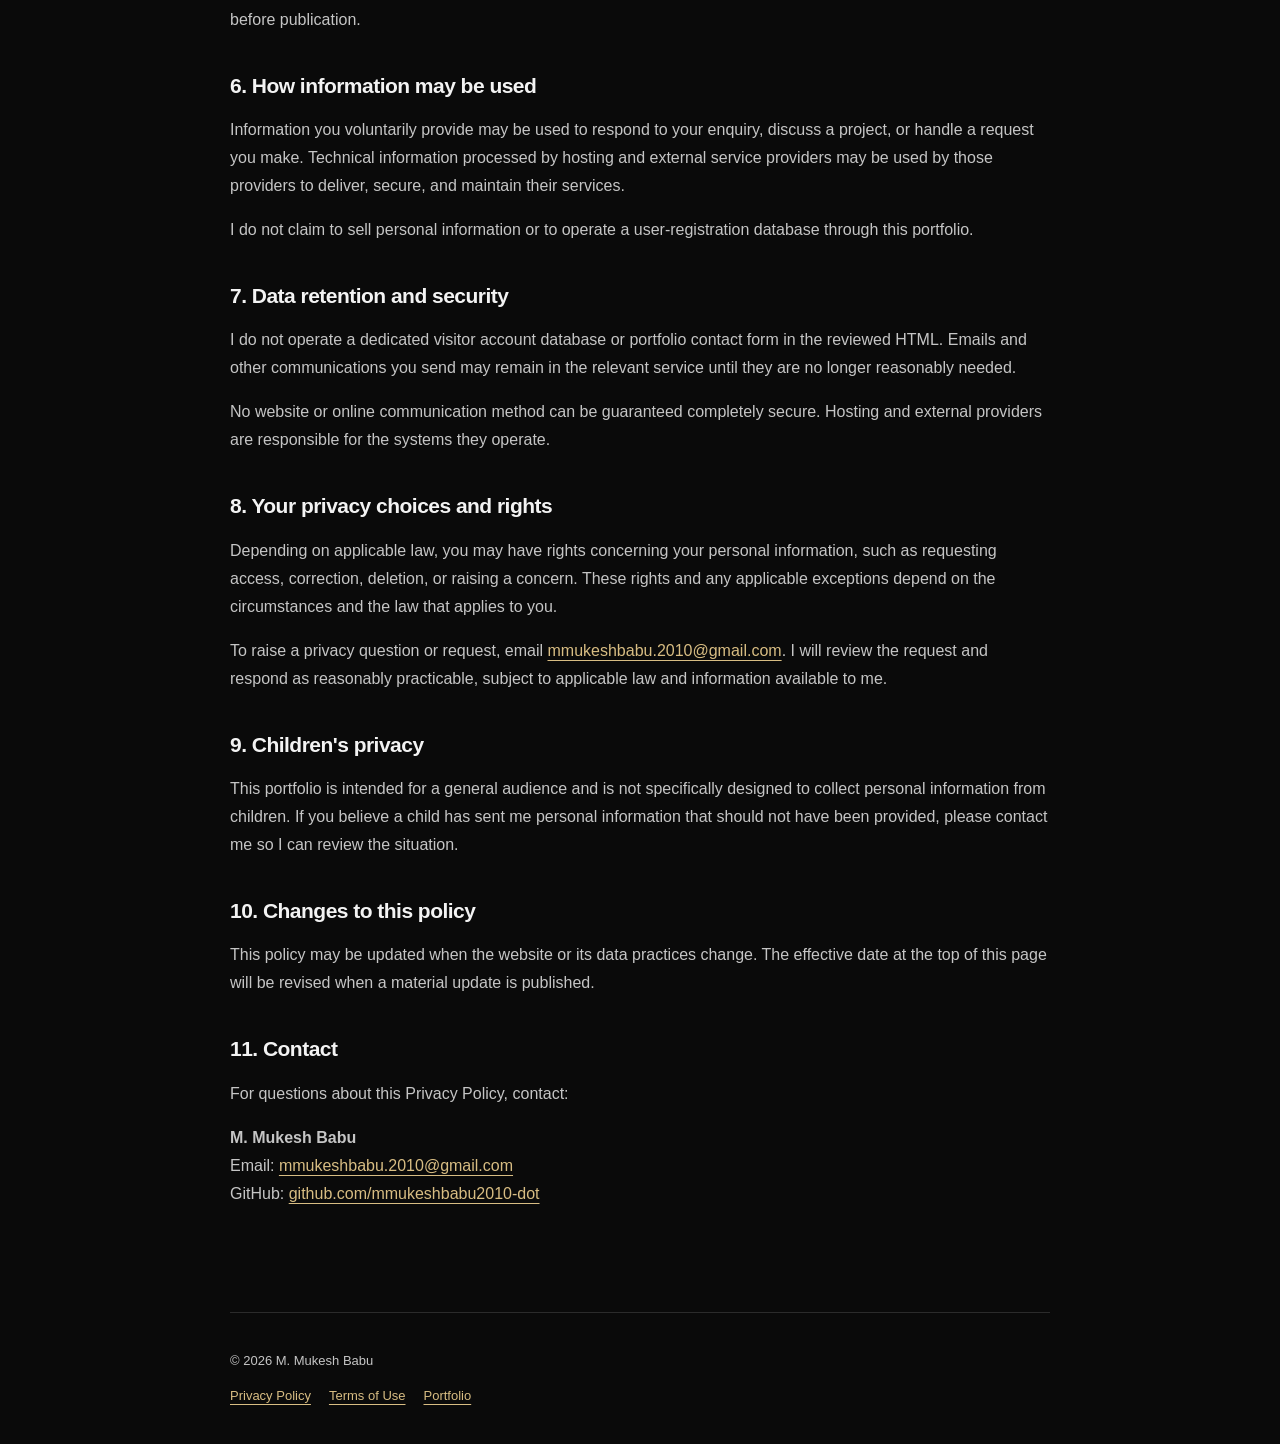
<file: privacy.html>
<!DOCTYPE html>
<html lang="en">
<head>
  <meta charset="UTF-8">
  <meta name="viewport" content="width=device-width, initial-scale=1.0">
  <meta name="theme-color" content="#090909">
  <meta name="robots" content="index, follow">
  <meta name="description" content="Privacy Policy for the personal portfolio of M. Mukesh Babu.">
  <title>Privacy Policy | M. Mukesh Babu</title>

  <style>
    :root {
      color-scheme: dark;
      --background: #0a0a0a;
      --surface: #121212;
      --text: #f3f3f3;
      --muted: #a4a4a4;
      --border: #2b2b2b;
      --accent: #d8bd83;
    }

    * {
      box-sizing: border-box;
    }

    html {
      scroll-behavior: smooth;
    }

    body {
      margin: 0;
      background: var(--background);
      color: var(--text);
      font-family: Arial, Helvetica, sans-serif;
      font-size: 16px;
      line-height: 1.75;
    }

    a {
      color: var(--accent);
      text-underline-offset: 4px;
      overflow-wrap: anywhere;
    }

    a:hover {
      color: #f4e7c9;
    }

    .site-header {
      border-bottom: 1px solid var(--border);
    }

    .header-inner,
    main,
    .site-footer {
      width: min(100% - 40px, 820px);
      margin-inline: auto;
    }

    .header-inner {
      min-height: 76px;
      display: flex;
      align-items: center;
      justify-content: space-between;
      gap: 20px;
    }

    .brand {
      color: var(--text);
      text-decoration: none;
      font-weight: 700;
      letter-spacing: -0.03em;
    }

    .back-link {
      color: var(--muted);
      font-size: 14px;
      text-decoration: none;
    }

    main {
      padding-block: 72px 88px;
    }

    .eyebrow {
      color: var(--muted);
      font-size: 12px;
      font-weight: 700;
      letter-spacing: 0.14em;
      text-transform: uppercase;
    }

    h1 {
      margin: 12px 0;
      font-size: clamp(36px, 7vw, 54px);
      line-height: 1.1;
      letter-spacing: -0.055em;
    }

    .updated {
      color: var(--muted);
      font-size: 14px;
    }

    .intro {
      margin: 32px 0;
      padding: 22px 24px;
      background: var(--surface);
      border: 1px solid var(--border);
      border-radius: 8px;
    }

    section {
      margin-top: 38px;
    }

    h2 {
      margin-bottom: 10px;
      font-size: 21px;
      line-height: 1.35;
      letter-spacing: -0.025em;
    }

    p,
    li {
      color: #c5c5c5;
    }

    ul {
      padding-left: 24px;
    }

    li + li {
      margin-top: 8px;
    }

    .site-footer {
      padding-block: 24px 36px;
      border-top: 1px solid var(--border);
      color: var(--muted);
      font-size: 13px;
    }

    .footer-links {
      display: flex;
      flex-wrap: wrap;
      gap: 18px;
      margin-top: 8px;
    }

    @media (max-width: 520px) {
      .header-inner,
      main,
      .site-footer {
        width: min(100% - 32px, 820px);
      }

      .header-inner {
        min-height: 68px;
      }

      main {
        padding-top: 48px;
      }

      .intro {
        padding: 18px;
      }
    }

    @media (prefers-reduced-motion: reduce) {
      html {
        scroll-behavior: auto;
      }
    }
  </style>
</head>

<body>
  <header class="site-header">
    <div class="header-inner">
      <a class="brand" href="./index.html">M. Mukesh Babu</a>
      <a class="back-link" href="./index.html">← Back to portfolio</a>
    </div>
  </header>

  <main>
    <p class="eyebrow">Legal information</p>
    <h1>Privacy Policy</h1>
    <p class="updated">Effective date: 25 October 2026</p>

    <div class="intro">
      This Privacy Policy explains how information may be handled when you visit this personal portfolio. The site showcases projects and provides links to contact and external websites.
    </div>

    <section>
      <h2>1. Who operates this website?</h2>
      <p>
        This portfolio is operated by M. Mukesh Babu, an individual.
        For privacy-related questions, contact
        <a href="mailto:mmukeshbabu.2010@gmail.com">mmukeshbabu.2010@gmail.com</a>
        or use the
        <a href="https://github.com/mmukeshbabu2010-dot"
           target="_blank" rel="noopener noreferrer">GitHub profile</a>.
      </p>
    </section>

    <section>
      <h2>2. Information collected by hosting services</h2>
      <p>
        This website is hosted using GitHub Pages. When you visit a hosted website, the hosting provider may process technical information, such as IP addresses, browser details, request timestamps, and requested resources, as part of delivering, protecting, and maintaining its services.
      </p>
      <p>
        I do not independently control the hosting provider's infrastructure, logging, or retention practices. Please review
        <a href="https://docs.github.com/en/pages"
           target="_blank" rel="noopener noreferrer">GitHub Pages documentation</a>
        and
        <a href="https://docs.github.com/en/site-policy/privacy-policies/github-privacy-statement"
           target="_blank" rel="noopener noreferrer">GitHub's Privacy Statement</a>
        for more information.
      </p>
    </section>

    <section>
      <h2>3. Information you choose to provide</h2>
      <p>
        This portfolio provides an email contact link and links to GitHub. If you email me or contact me through another service, I will receive the information you choose to include, such as your email address, username, and message.
      </p>
      <p>
        Please avoid sending sensitive personal information unless it is necessary for your enquiry. Your communication may be retained for as long as reasonably necessary to respond and maintain relevant correspondence.
      </p>
    </section>

    <section>
      <h2>4. External resources and links</h2>
      <p>
        The portfolio may load fonts from Google Fonts and images from Unsplash. When your browser requests resources from these services, those providers may receive technical information, including your IP address and browser-related data.
      </p>
      <p>
        The website also links to GitHub repositories, project demos, and other third-party websites. Those services operate under their own privacy policies and practices. I do not control how external services collect or use information.
      </p>
      <ul>
        <li>
          <a href="https://policies.google.com/privacy"
             target="_blank" rel="noopener noreferrer">Google Privacy Policy</a>
        </li>
        <li>
          <a href="https://unsplash.com/privacy"
             target="_blank" rel="noopener noreferrer">Unsplash Privacy Policy</a>
        </li>
        <li>
          <a href="https://docs.github.com/en/site-policy/privacy-policies/github-privacy-statement"
             target="_blank" rel="noopener noreferrer">GitHub Privacy Statement</a>
        </li>
      </ul>
    </section>

    <section>
      <h2>5. Cookies and analytics</h2>
      <p>
        The reviewed portfolio HTML does not appear to intentionally set cookies or use a third-party analytics script. However, hosting infrastructure, external resources, browser settings, or linked services may involve their own technologies or processing.
      </p>
      <p>
        I will update this policy if I add analytics, advertising, forms, or other features that materially change the website's data practices. This statement should be verified against the deployed website and its actual network requests before publication.
      </p>
    </section>

    <section>
      <h2>6. How information may be used</h2>
      <p>
        Information you voluntarily provide may be used to respond to your enquiry, discuss a project, or handle a request you make. Technical information processed by hosting and external service providers may be used by those providers to deliver, secure, and maintain their services.
      </p>
      <p>
        I do not claim to sell personal information or to operate a user-registration database through this portfolio.
      </p>
    </section>

    <section>
      <h2>7. Data retention and security</h2>
      <p>
        I do not operate a dedicated visitor account database or portfolio contact form in the reviewed HTML. Emails and other communications you send may remain in the relevant service until they are no longer reasonably needed.
      </p>
      <p>
        No website or online communication method can be guaranteed completely secure. Hosting and external providers are responsible for the systems they operate.
      </p>
    </section>

    <section>
      <h2>8. Your privacy choices and rights</h2>
      <p>
        Depending on applicable law, you may have rights concerning your personal information, such as requesting access, correction, deletion, or raising a concern. These rights and any applicable exceptions depend on the circumstances and the law that applies to you.
      </p>
      <p>
        To raise a privacy question or request, email
        <a href="mailto:mmukeshbabu.2010@gmail.com">mmukeshbabu.2010@gmail.com</a>.
        I will review the request and respond as reasonably practicable, subject to applicable law and information available to me.
      </p>
    </section>

    <section>
      <h2>9. Children's privacy</h2>
      <p>
        This portfolio is intended for a general audience and is not specifically designed to collect personal information from children. If you believe a child has sent me personal information that should not have been provided, please contact me so I can review the situation.
      </p>
    </section>

    <section>
      <h2>10. Changes to this policy</h2>
      <p>
        This policy may be updated when the website or its data practices change. The effective date at the top of this page will be revised when a material update is published.
      </p>
    </section>

    <section>
      <h2>11. Contact</h2>
      <p>
        For questions about this Privacy Policy, contact:
      </p>
      <p>
        <strong>M. Mukesh Babu</strong><br>
        Email:
        <a href="mailto:mmukeshbabu.2010@gmail.com">mmukeshbabu.2010@gmail.com</a><br>
        GitHub:
        <a href="https://github.com/mmukeshbabu2010-dot"
           target="_blank" rel="noopener noreferrer">github.com/mmukeshbabu2010-dot</a>
      </p>
    </section>
  </main>

  <footer class="site-footer">
    <p>© 2026 M. Mukesh Babu</p>
    <nav class="footer-links" aria-label="Legal links">
      <a href="./privacy.html" aria-current="page">Privacy Policy</a>
      <a href="./terms.html">Terms of Use</a>
      <a href="./index.html">Portfolio</a>
    </nav>
  </footer>
</body>
</html>
</file>
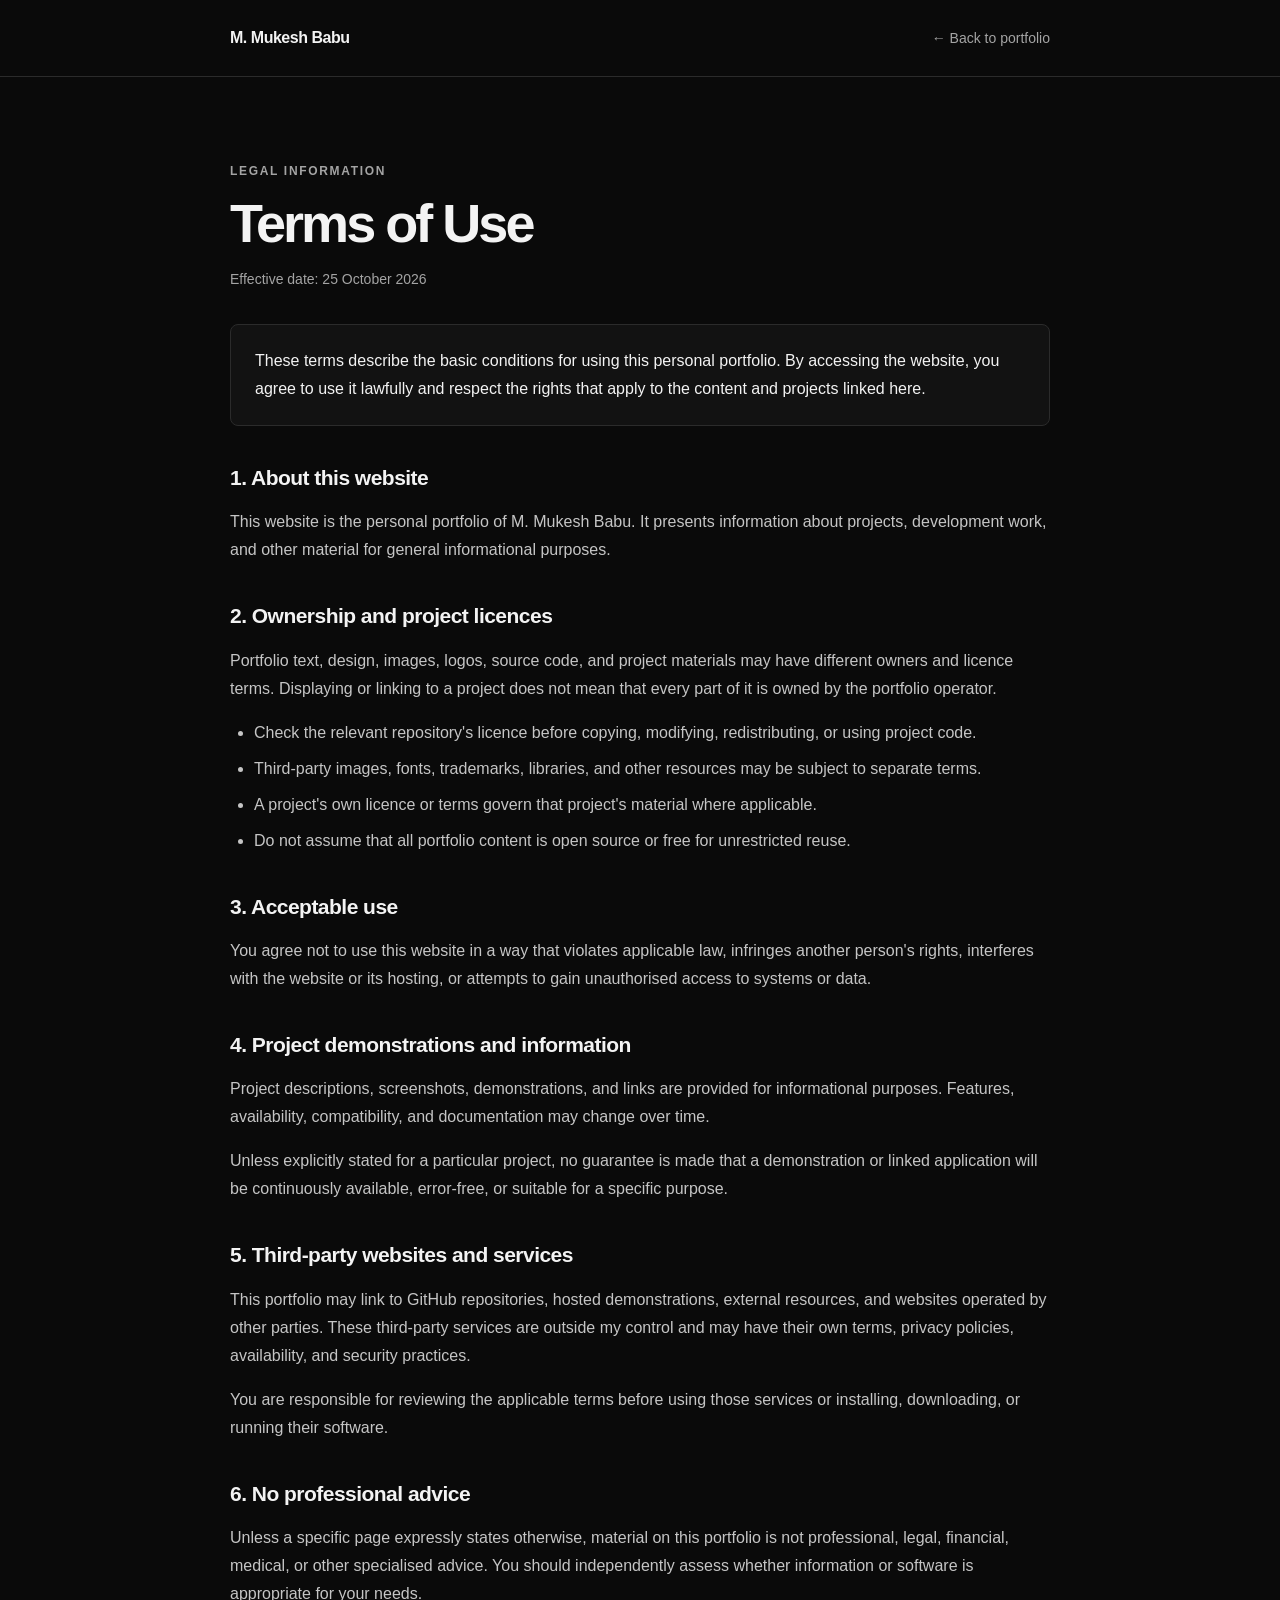
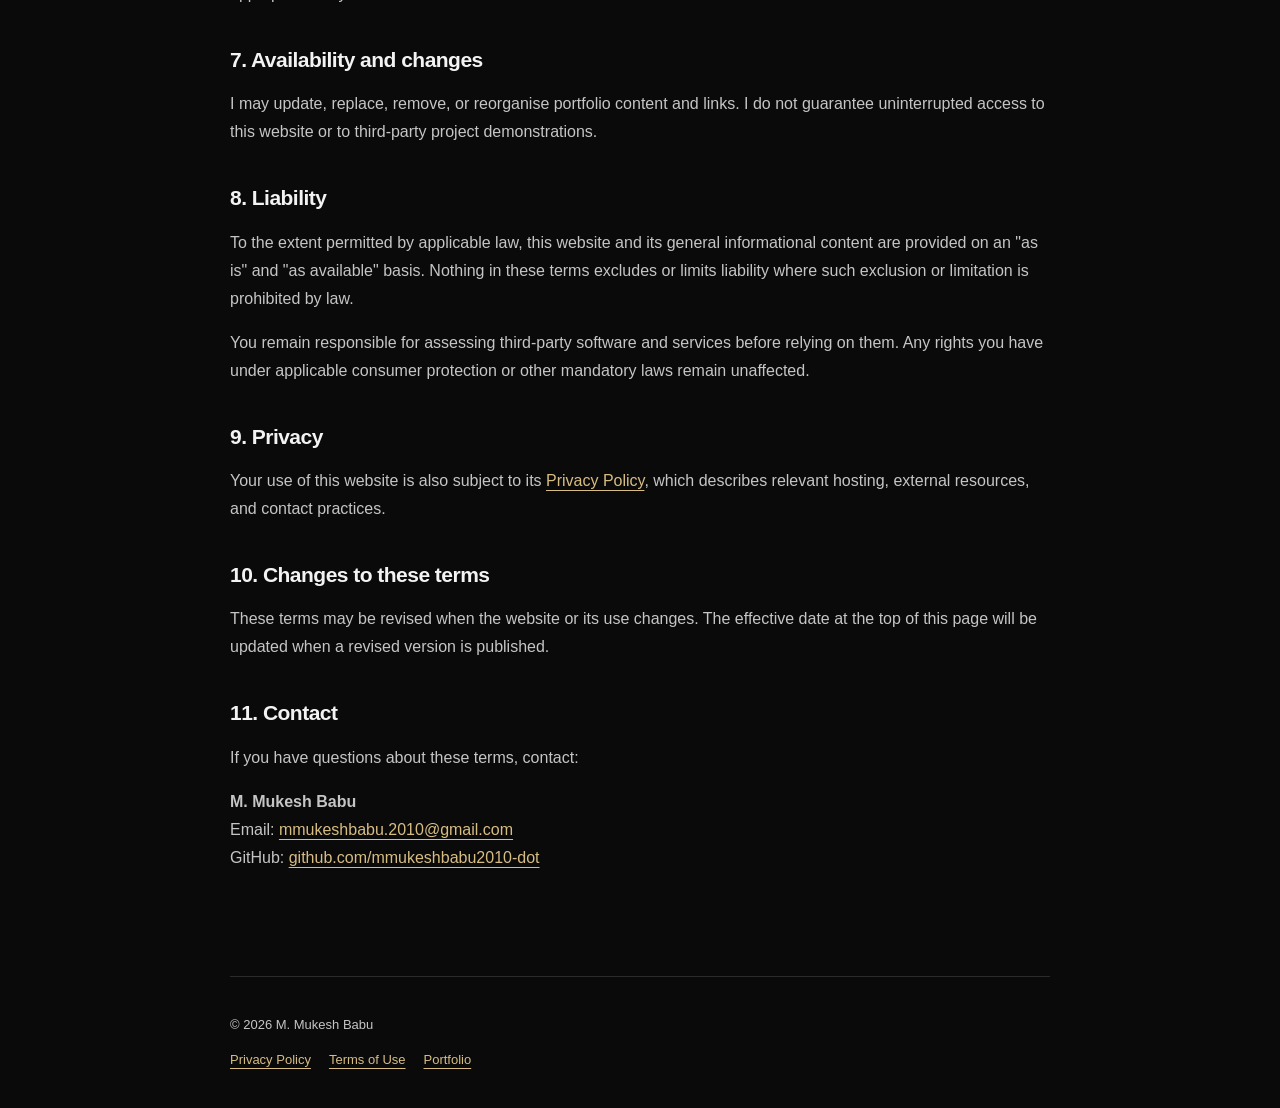
<file: terms.html>
<!DOCTYPE html>
<html lang="en">
<head>
  <meta charset="UTF-8">
  <meta name="viewport" content="width=device-width, initial-scale=1.0">
  <meta name="theme-color" content="#090909">
  <meta name="robots" content="index, follow">
  <meta name="description" content="Terms of Use for the personal portfolio of M. Mukesh Babu.">
  <title>Terms of Use | M. Mukesh Babu</title>

  <style>
    :root {
      color-scheme: dark;
      --background: #0a0a0a;
      --surface: #121212;
      --text: #f3f3f3;
      --muted: #a4a4a4;
      --border: #2b2b2b;
      --accent: #d8bd83;
    }

    * {
      box-sizing: border-box;
    }

    html {
      scroll-behavior: smooth;
    }

    body {
      margin: 0;
      background: var(--background);
      color: var(--text);
      font-family: Arial, Helvetica, sans-serif;
      font-size: 16px;
      line-height: 1.75;
    }

    a {
      color: var(--accent);
      text-underline-offset: 4px;
      overflow-wrap: anywhere;
    }

    a:hover {
      color: #f4e7c9;
    }

    .site-header {
      border-bottom: 1px solid var(--border);
    }

    .header-inner,
    main,
    .site-footer {
      width: min(100% - 40px, 820px);
      margin-inline: auto;
    }

    .header-inner {
      min-height: 76px;
      display: flex;
      align-items: center;
      justify-content: space-between;
      gap: 20px;
    }

    .brand {
      color: var(--text);
      text-decoration: none;
      font-weight: 700;
      letter-spacing: -0.03em;
    }

    .back-link {
      color: var(--muted);
      font-size: 14px;
      text-decoration: none;
    }

    main {
      padding-block: 72px 88px;
    }

    .eyebrow {
      color: var(--muted);
      font-size: 12px;
      font-weight: 700;
      letter-spacing: 0.14em;
      text-transform: uppercase;
    }

    h1 {
      margin: 12px 0;
      font-size: clamp(36px, 7vw, 54px);
      line-height: 1.1;
      letter-spacing: -0.055em;
    }

    .updated {
      color: var(--muted);
      font-size: 14px;
    }

    .intro {
      margin: 32px 0;
      padding: 22px 24px;
      background: var(--surface);
      border: 1px solid var(--border);
      border-radius: 8px;
    }

    section {
      margin-top: 38px;
    }

    h2 {
      margin-bottom: 10px;
      font-size: 21px;
      line-height: 1.35;
      letter-spacing: -0.025em;
    }

    p,
    li {
      color: #c5c5c5;
    }

    ul {
      padding-left: 24px;
    }

    li + li {
      margin-top: 8px;
    }

    .site-footer {
      padding-block: 24px 36px;
      border-top: 1px solid var(--border);
      color: var(--muted);
      font-size: 13px;
    }

    .footer-links {
      display: flex;
      flex-wrap: wrap;
      gap: 18px;
      margin-top: 8px;
    }

    @media (max-width: 520px) {
      .header-inner,
      main,
      .site-footer {
        width: min(100% - 32px, 820px);
      }

      .header-inner {
        min-height: 68px;
      }

      main {
        padding-top: 48px;
      }

      .intro {
        padding: 18px;
      }
    }

    @media (prefers-reduced-motion: reduce) {
      html {
        scroll-behavior: auto;
      }
    }
  </style>
</head>

<body>
  <header class="site-header">
    <div class="header-inner">
      <a class="brand" href="./index.html">M. Mukesh Babu</a>
      <a class="back-link" href="./index.html">← Back to portfolio</a>
    </div>
  </header>

  <main>
    <p class="eyebrow">Legal information</p>
    <h1>Terms of Use</h1>
    <p class="updated">Effective date: 25 October 2026</p>

    <div class="intro">
      These terms describe the basic conditions for using this personal portfolio. By accessing the website, you agree to use it lawfully and respect the rights that apply to the content and projects linked here.
    </div>

    <section>
      <h2>1. About this website</h2>
      <p>
        This website is the personal portfolio of M. Mukesh Babu. It presents information about projects, development work, and other material for general informational purposes.
      </p>
    </section>

    <section>
      <h2>2. Ownership and project licences</h2>
      <p>
        Portfolio text, design, images, logos, source code, and project materials may have different owners and licence terms. Displaying or linking to a project does not mean that every part of it is owned by the portfolio operator.
      </p>
      <ul>
        <li>Check the relevant repository's licence before copying, modifying, redistributing, or using project code.</li>
        <li>Third-party images, fonts, trademarks, libraries, and other resources may be subject to separate terms.</li>
        <li>A project's own licence or terms govern that project's material where applicable.</li>
        <li>Do not assume that all portfolio content is open source or free for unrestricted reuse.</li>
      </ul>
    </section>

    <section>
      <h2>3. Acceptable use</h2>
      <p>
        You agree not to use this website in a way that violates applicable law, infringes another person's rights, interferes with the website or its hosting, or attempts to gain unauthorised access to systems or data.
      </p>
    </section>

    <section>
      <h2>4. Project demonstrations and information</h2>
      <p>
        Project descriptions, screenshots, demonstrations, and links are provided for informational purposes. Features, availability, compatibility, and documentation may change over time.
      </p>
      <p>
        Unless explicitly stated for a particular project, no guarantee is made that a demonstration or linked application will be continuously available, error-free, or suitable for a specific purpose.
      </p>
    </section>

    <section>
      <h2>5. Third-party websites and services</h2>
      <p>
        This portfolio may link to GitHub repositories, hosted demonstrations, external resources, and websites operated by other parties. These third-party services are outside my control and may have their own terms, privacy policies, availability, and security practices.
      </p>
      <p>
        You are responsible for reviewing the applicable terms before using those services or installing, downloading, or running their software.
      </p>
    </section>

    <section>
      <h2>6. No professional advice</h2>
      <p>
        Unless a specific page expressly states otherwise, material on this portfolio is not professional, legal, financial, medical, or other specialised advice. You should independently assess whether information or software is appropriate for your needs.
      </p>
    </section>

    <section>
      <h2>7. Availability and changes</h2>
      <p>
        I may update, replace, remove, or reorganise portfolio content and links. I do not guarantee uninterrupted access to this website or to third-party project demonstrations.
      </p>
    </section>

    <section>
      <h2>8. Liability</h2>
      <p>
        To the extent permitted by applicable law, this website and its general informational content are provided on an "as is" and "as available" basis. Nothing in these terms excludes or limits liability where such exclusion or limitation is prohibited by law.
      </p>
      <p>
        You remain responsible for assessing third-party software and services before relying on them. Any rights you have under applicable consumer protection or other mandatory laws remain unaffected.
      </p>
    </section>

    <section>
      <h2>9. Privacy</h2>
      <p>
        Your use of this website is also subject to its
        <a href="./privacy.html">Privacy Policy</a>,
        which describes relevant hosting, external resources, and contact practices.
      </p>
    </section>

    <section>
      <h2>10. Changes to these terms</h2>
      <p>
        These terms may be revised when the website or its use changes. The effective date at the top of this page will be updated when a revised version is published.
      </p>
    </section>

    <section>
      <h2>11. Contact</h2>
      <p>
        If you have questions about these terms, contact:
      </p>
      <p>
        <strong>M. Mukesh Babu</strong><br>
        Email:
        <a href="mailto:mmukeshbabu.2010@gmail.com">mmukeshbabu.2010@gmail.com</a><br>
        GitHub:
        <a href="https://github.com/mmukeshbabu2010-dot"
           target="_blank" rel="noopener noreferrer">github.com/mmukeshbabu2010-dot</a>
      </p>
    </section>
  </main>

  <footer class="site-footer">
    <p>© 2026 M. Mukesh Babu</p>
    <nav class="footer-links" aria-label="Legal links">
      <a href="./privacy.html">Privacy Policy</a>
      <a href="./terms.html" aria-current="page">Terms of Use</a>
      <a href="./index.html">Portfolio</a>
    </nav>
  </footer>
</body>
</html>
</file>
<file: assets/css/style.css>
:root {
      color-scheme: dark;
      --bg: #080807;
      --panel: #10100e;
      --text: #f5f2e9;
      --muted: #a19e93;
      --line: rgba(245,242,233,.16);
      --acid: #f5e600;
      --mono: "DM Mono", monospace;
      --display: "Space Grotesk", sans-serif;
      --max: 1380px;
    }

    * {
      box-sizing: border-box;
    }

    html {
      scroll-behavior: smooth;
      scroll-padding-top: 90px;
    }

    body {
      margin: 0;
      background: var(--bg);
      color: var(--text);
      font-family: var(--display);
      -webkit-font-smoothing: antialiased;
      overflow-x: hidden;
    }

    body:after {
      content: "";
      position: fixed;
      inset: 0;
      z-index: 20;
      pointer-events: none;
      opacity: .06;
      background-image: url("data:image/svg+xml,%3Csvg viewBox='0 0 180 180' xmlns='http://www.w3.org/2000/svg'%3E%3Cfilter id='n'%3E%3CfeTurbulence type='fractalNoise' baseFrequency='.9' numOctaves='3' stitchTiles='stitch'/%3E%3C/filter%3E%3Crect width='100%25' height='100%25' filter='url(%23n)' opacity='.35'/%3E%3C/svg%3E");
    }

    a {
      color: inherit;
      text-decoration: none;
    }

    a:focus-visible,
    button:focus-visible {
      outline: 2px solid var(--acid);
      outline-offset: 4px;
    }

    button {
      font: inherit;
    }

    ::selection {
      background: var(--acid);
      color: #080807;
    }

    .wrap {
      width: min(var(--max), calc(100% - 64px));
      margin: auto;
    }

    .mono {
      font: 11px var(--mono);
      letter-spacing: .08em;
      text-transform: uppercase;
      color: var(--muted);
    }

    .acid {
      color: var(--acid);
    }

    .topline {
      height: 4px;
      background: var(--acid);
    }

    /* Navigation */

    .header {
      position: sticky;
      top: 0;
      z-index: 15;
      background: rgba(8,8,7,.82);
      backdrop-filter: blur(20px);
      border-bottom: 1px solid var(--line);
    }

    .nav {
      height: 76px;
      display: flex;
      align-items: center;
      justify-content: space-between;
      gap: 25px;
    }

    .brand {
      display: flex;
      align-items: center;
      gap: 10px;
      font-weight: 700;
      letter-spacing: -.06em;
    }

    .brand-symbol {
      display: grid;
      place-items: center;
      width: 34px;
      height: 34px;
      background: var(--acid);
      color: #080807;
      font-size: 13px;
      font-weight: 700;
      border-radius: 50%;
    }

    .navlinks {
      display: flex;
      gap: 27px;
      align-items: center;
      color: #c7c4b9;
      font-size: 12px;
    }

    .navlinks a {
      transition: color .2s;
    }

    .navlinks a:hover {
      color: var(--acid);
    }

    .nav-cta {
      border: 1px solid var(--acid);
      padding: 11px 15px;
      font-size: 12px;
      font-weight: 600;
      color: var(--acid);
      transition: background .2s, color .2s;
    }

    .nav-cta:hover {
      background: var(--acid);
      color: #080807;
    }

    /* Hero section */

    .hero {
      position: relative;
      min-height: calc(100svh - 80px);
      display: flex;
      align-items: center;
      padding: 95px 0 72px;
      isolation: isolate;
    }

    .hero-backdrop {
      position: absolute;
      z-index: -2;
      inset: 0 0 0 26%;
      background:
        linear-gradient(90deg, var(--bg) 0%, rgba(8,8,7,.82) 23%, rgba(8,8,7,.18) 70%, rgba(8,8,7,.38) 100%),
        linear-gradient(0deg, var(--bg), transparent 35%),
        url("https://images.unsplash.com/photo-1518770660439-4636190af475?auto=format&fit=crop&w=1800&q=85") center/cover;
      opacity: .65;
      filter: saturate(.7);
    }

    .hero-glow {
      position: absolute;
      z-index: -1;
      right: 8%;
      top: 20%;
      width: 340px;
      height: 340px;
      border-radius: 50%;
      background: rgba(245,230,0,.12);
      filter: blur(110px);
    }

    .hero-inner {
      width: 100%;
      animation: hero-rise .65s ease-out both;
    }

    .hero-kicker {
      display: flex;
      align-items: center;
      gap: 12px;
      margin-bottom: 26px;
    }

    .live-dot {
      width: 7px;
      height: 7px;
      border-radius: 50%;
      background: var(--acid);
      box-shadow: 0 0 12px rgba(245,230,0,.5);
    }

    .hero h1 {
      max-width: 1050px;
      margin: 0;
      font-size: clamp(62px, 10.7vw, 158px);
      font-weight: 600;
      line-height: .84;
      letter-spacing: -.105em;
      text-transform: uppercase;
    }

    .hero h1 .outline {
      color: transparent;
      -webkit-text-stroke: 1px rgba(245,242,233,.75);
    }

    .hero h1 .accent {
      color: var(--acid);
      display: inline-block;
    }

    .hero-bottom {
      display: flex;
      align-items: end;
      justify-content: space-between;
      gap: 30px;
      margin-top: 46px;
    }

    .hero-copy {
      max-width: 460px;
      margin: 0;
      color: #c3c0b5;
      font-size: 15px;
      line-height: 1.85;
    }

    .hero-actions {
      display: flex;
      flex-wrap: wrap;
      gap: 10px;
      margin-top: 25px;
    }

    .btn {
      display: inline-flex;
      align-items: center;
      justify-content: center;
      gap: 14px;
      padding: 14px 18px;
      border: 1px solid var(--line);
      font-size: 12px;
      font-weight: 600;
      transition: transform .2s, border-color .2s, background .2s, color .2s;
    }

    .btn:hover {
      transform: translateY(-2px);
      border-color: var(--acid);
    }

    .btn-primary {
      background: var(--acid);
      border-color: var(--acid);
      color: #080807;
    }

    .btn-primary:hover {
      background: #fff85a;
    }

    .hero-side {
      min-width: 190px;
      text-align: right;
    }

    .hero-side strong {
      display: block;
      font-size: 40px;
      letter-spacing: -.08em;
    }

    .hero-side span {
      display: block;
      margin-top: 5px;
    }

    /* Moving ticker */

    .ticker {
      overflow: hidden;
      border-block: 1px solid var(--line);
      background: var(--acid);
      color: #080807;
    }

    .ticker-track {
      display: flex;
      gap: 30px;
      width: max-content;
      padding: 14px 0;
      animation: marquee 42s linear infinite;
      font: 12px var(--mono);
      font-weight: 500;
      text-transform: uppercase;
    }

    .ticker-track span {
      display: flex;
      align-items: center;
      gap: 30px;
    }

    .ticker-track b {
      font-size: 16px;
    }

    /* General sections */

    .section {
      padding: 110px 0;
      border-bottom: 1px solid var(--line);
    }

    .section-head {
      display: flex;
      align-items: end;
      justify-content: space-between;
      gap: 30px;
      margin-bottom: 42px;
    }

    .section-head h2 {
      max-width: 780px;
      margin: 12px 0 0;
      font-size: clamp(38px, 6.3vw, 84px);
      line-height: .94;
      letter-spacing: -.08em;
      font-weight: 500;
    }

    .section-head p {
      max-width: 340px;
      margin: 0;
      color: var(--muted);
      font-size: 13px;
      line-height: 1.8;
    }

    .eyebrow {
      display: flex;
      align-items: center;
      gap: 10px;
      color: var(--acid);
      font: 11px var(--mono);
      letter-spacing: .1em;
      text-transform: uppercase;
    }

    .eyebrow:before {
      content: "";
      width: 24px;
      height: 1px;
      background: var(--acid);
    }

    /* Project cards */

    .project-grid {
      display: grid;
      grid-template-columns: repeat(12, minmax(0,1fr));
      gap: 16px;
    }

    .project {
      position: relative;
      min-height: 430px;
      grid-column: span 6;
      display: flex;
      flex-direction: column;
      justify-content: space-between;
      overflow: hidden;
      background: #141410;
      border: 1px solid var(--line);
      isolation: isolate;
      transition: border-color .25s, transform .25s, box-shadow .25s;
    }

    .project:hover {
      border-color: var(--acid);
      transform: translateY(-4px);
      box-shadow: 0 18px 50px rgba(0,0,0,.22);
    }

    .project.wide {
      grid-column: span 12;
      min-height: 500px;
    }

    .project-bg {
      position: absolute;
      inset: 0;
      z-index: -2;
      background-size: cover;
      background-position: center;
      transition: transform .45s ease;
      filter: saturate(.8);
    }

    .project:hover .project-bg {
      transform: scale(1.025);
    }

    .project:before {
      content: "";
      position: absolute;
      inset: 0;
      z-index: -1;
      background: linear-gradient(
        180deg,
        rgba(0,0,0,.38),
        rgba(0,0,0,.12) 32%,
        rgba(0,0,0,.9) 100%
      );
    }

    .project-content {
      padding: 25px;
      display: flex;
      justify-content: space-between;
      align-items: start;
      gap: 16px;
    }

    .project-number {
      font: 11px var(--mono);
      color: var(--acid);
    }

    .project-chip {
      padding: 7px 9px;
      border: 1px solid rgba(255,255,255,.35);
      background: rgba(0,0,0,.22);
      backdrop-filter: blur(8px);
      font: 10px var(--mono);
      text-transform: uppercase;
    }

    .project-bottom {
      padding: 28px;
      display: flex;
      align-items: end;
      justify-content: space-between;
      gap: 22px;
    }

    .project h3 {
      margin: 0;
      font-size: clamp(32px, 4.3vw, 58px);
      line-height: .96;
      letter-spacing: -.075em;
      font-weight: 500;
    }

    .project.wide h3 {
      font-size: clamp(42px, 7vw, 90px);
    }

    .project-desc {
      max-width: 380px;
      margin: 13px 0 0;
      color: #d2cfc4;
      font-size: 12px;
      line-height: 1.75;
    }

    .project-bottom-right {
      display: flex;
      align-items: center;
      gap: 9px;
      flex-shrink: 0;
    }

    .project-links {
      display: flex;
      flex-wrap: wrap;
      gap: 8px;
    }

    .project-links a {
      padding: 11px 13px;
      background: rgba(0,0,0,.48);
      border: 1px solid rgba(255,255,255,.28);
      font: 10px var(--mono);
      text-transform: uppercase;
      backdrop-filter: blur(8px);
      transition: border-color .2s, color .2s, background .2s;
    }

    .project-links a:hover {
      border-color: var(--acid);
      color: var(--acid);
      background: rgba(0,0,0,.75);
    }

.bg-os {
  background-image: url('./images/oqerun-os.png');
}

.bg-edu {
  background-image: url('./images/icse-materials.png');
}

.bg-forge {
  background-image: url('./images/edubot.png');
}

.bg-store {
  background-image: url('./images/icse-hub.png');
}


    /* Experience cards — styled to match the existing portfolio system */
    .experience-grid { display:grid; grid-template-columns:repeat(2,minmax(0,1fr)); gap:16px; }
    .experience-card { padding:30px; border:1px solid var(--line); background:linear-gradient(135deg,rgba(245,230,0,.055),transparent 55%),#10100e; transition:transform .25s ease,border-color .25s ease; }
    .experience-card:hover { transform:translateY(-3px); border-color:rgba(245,230,0,.55); }
    .experience-card h3 { margin:14px 0 8px; font-size:clamp(27px,3vw,40px); line-height:1; letter-spacing:-.07em; font-weight:500; }
    .experience-card p { color:var(--muted); font-size:13px; line-height:1.85; }
    .experience-card .experience-role { color:var(--text); font-size:12px; }
    .experience-card .experience-note { color:var(--acid); font:10px var(--mono); text-transform:uppercase; letter-spacing:.08em; }
    .project-vruntime { background-image:linear-gradient(135deg,rgba(245,230,0,.2),transparent 55%),radial-gradient(circle at 80% 20%,#4a4710,#141410 62%); }
    .project-personal { background-image:linear-gradient(135deg,rgba(120,130,150,.25),transparent 55%),radial-gradient(circle at 80% 20%,#29313a,#141410 62%); }
    @media (max-width:900px) { .experience-grid { grid-template-columns:1fr; } }

    /* Education panel */

    .education-panel {
      display: grid;
      grid-template-columns: .8fr 1.2fr;
      gap: 50px;
      padding: 38px;
      border: 1px solid var(--line);
      background: linear-gradient(120deg, rgba(245,230,0,.06), transparent 45%), #10100e;
      transition: transform .25s ease, border-color .25s;
    }

    .education-panel:hover {
      transform: translateY(-3px);
      border-color: rgba(245,230,0,.5);
    }

    .education-panel h3 {
      font-size: clamp(30px,4vw,48px);
      line-height: .98;
      letter-spacing: -.07em;
      font-weight: 500;
      margin: 12px 0 18px;
    }

    .education-panel p {
      color: var(--muted);
      font-size: 13px;
      line-height: 1.85;
    }

    .resource-list {
      display: grid;
      grid-template-columns: repeat(2,minmax(0,1fr));
      gap: 8px;
    }

    .resource {
      display: flex;
      justify-content: space-between;
      align-items: center;
      gap: 12px;
      padding: 13px;
      border: 1px solid var(--line);
      font-size: 11px;
      color: #d7d4c9;
      transition: background .2s, border-color .2s, transform .2s;
    }

    .resource:hover {
      border-color: var(--acid);
      background: rgba(245,230,0,.05);
      transform: translateX(2px);
    }

    .resource span:last-child {
      color: var(--acid);
    }

    /* About and technology stack */

    .about-grid {
      display: grid;
      grid-template-columns: 1fr 1fr;
      gap: 70px;
    }

    .about-title {
      font-size: clamp(42px,7vw,92px);
      line-height: .9;
      letter-spacing: -.09em;
      font-weight: 500;
      margin: 18px 0;
    }

    .about-title span {
      color: var(--acid);
    }

    .about-copy p {
      color: var(--muted);
      font-size: 14px;
      line-height: 1.95;
      margin: 0 0 18px;
    }

    .about-copy strong {
      color: var(--text);
    }

    .skill-grid {
      display: grid;
      grid-template-columns: repeat(2,1fr);
      gap: 9px;
      margin-top: 27px;
    }

    .skill {
      padding: 15px;
      border: 1px solid var(--line);
      background: #0d0d0b;
      transition: transform .2s, border-color .2s, background .2s;
    }

    .skill:hover {
      transform: translateY(-2px);
      border-color: var(--acid);
      background: #14140f;
    }

    .skill b {
      display: block;
      font-size: 12px;
      margin-bottom: 8px;
    }

    .skill span {
      color: var(--muted);
      font: 10px/1.8 var(--mono);
    }

    /* Contact section */

    .contact {
      position: relative;
      overflow: hidden;
      padding: 110px 0 100px;
    }

    .contact:after {
      content: "HELLO";
      position: absolute;
      right: -.05em;
      bottom: -.32em;
      color: rgba(245,242,233,.035);
      font-size: clamp(160px,32vw,460px);
      font-weight: 700;
      letter-spacing: -.12em;
      line-height: 1;
      pointer-events: none;
    }

    .contact-inner {
      position: relative;
      z-index: 1;
      display: flex;
      justify-content: space-between;
      align-items: end;
      gap: 30px;
    }

    .contact h2 {
      font-size: clamp(48px,8vw,112px);
      line-height: .88;
      letter-spacing: -.1em;
      font-weight: 500;
      margin: 20px 0;
    }

    .contact h2 span {
      color: var(--acid);
    }

    .contact p {
      max-width: 470px;
      color: var(--muted);
      font-size: 13px;
      line-height: 1.8;
    }

    .contact-actions {
      display: flex;
      flex-direction: column;
      gap: 10px;
      min-width: 180px;
    }

    /* Footer */

    footer {
      border-top: 1px solid var(--line);
      padding: 23px 0;
    }

    .footer-inner {
      display: flex;
      justify-content: space-between;
      align-items: center;
      gap: 20px;
    }

    .footer-inner p {
      margin: 0;
      color: var(--muted);
      font: 10px var(--mono);
    }

    .footer-links {
      display: flex;
      flex-wrap: wrap;
      gap: 18px;
      color: var(--muted);
      font: 10px var(--mono);
    }

    .footer-links a {
      transition: color .2s;
    }

    .footer-links a:hover {
      color: var(--acid);
    }

    /* Scroll reveal */

    .reveal {
      opacity: 0;
      transform: translateY(16px);
      transition:
        opacity .45s ease,
        transform .45s ease;
    }

    .reveal.visible {
      opacity: 1;
      transform: translateY(0);
    }

    /* Custom cursor glow: preserved */

    .cursor-glow {
      position: fixed;
      left: 0;
      top: 0;
      width: 320px;
      height: 320px;
      border-radius: 50%;
      pointer-events: none;
      z-index: 0;
      background: radial-gradient(circle, rgba(245,230,0,.075), transparent 68%);
      transform: translate(-50%,-50%);
      mix-blend-mode: screen;
      opacity: 0;
      transition: opacity .3s;
    }

    /* Keyframes */

    @keyframes hero-rise {
      from {
        opacity: 0;
        transform: translateY(16px);
      }
      to {
        opacity: 1;
        transform: translateY(0);
      }
    }

    @keyframes marquee {
      to {
        transform: translateX(-50%);
      }
    }

    /* Responsive layout */

    @media (max-width: 900px) {
      .navlinks {
        gap: 14px;
      }

      .hero h1 {
        font-size: clamp(58px, 12vw, 110px);
      }

      .project {
        grid-column: span 12;
      }

      .project.wide {
        min-height: 430px;
      }

      .education-panel {
        grid-template-columns: 1fr;
        gap: 20px;
      }

      .about-grid {
        gap: 35px;
      }
    }

    @media (max-width: 640px) {
      .wrap {
        width: calc(100% - 36px);
      }

      .nav {
        height: 66px;
      }

      .navlinks {
        display: none;
      }

      .nav-cta {
        padding: 9px 11px;
      }

      .hero {
        min-height: auto;
        padding: 90px 0 65px;
      }

      .hero-backdrop {
        inset: 0 -18px 0 0;
        opacity: .4;
      }

      .hero-glow {
        width: 200px;
        height: 200px;
        right: 0;
      }

      .hero h1 {
        font-size: clamp(52px, 15vw, 88px);
      }

      .hero-bottom {
        align-items: start;
        flex-direction: column;
        margin-top: 30px;
      }

      .hero-side {
        text-align: left;
      }

      .hero-side strong {
        font-size: 31px;
      }

      .section {
        padding: 75px 0;
      }

      .section-head {
        align-items: start;
        flex-direction: column;
        margin-bottom: 30px;
      }

      .section-head h2 {
        font-size: clamp(42px, 12vw, 68px);
      }

      .project {
        min-height: 390px;
      }

      .project.wide {
        min-height: 390px;
      }

      .project-content {
        padding: 18px;
        gap: 10px;
      }

      .project-chip {
        max-width: 150px;
        text-align: right;
        line-height: 1.5;
      }

      .project-bottom {
        align-items: start;
        flex-direction: column;
        padding: 20px;
        gap: 20px;
      }

      .project h3 {
        font-size: clamp(34px, 10vw, 48px);
      }

      .project.wide h3 {
        font-size: clamp(40px, 12vw, 60px);
      }

      .project-bottom-right {
        width: 100%;
      }

      .project-links {
        width: 100%;
      }

      .project-links a {
        padding: 10px;
      }

      .education-panel {
        padding: 23px;
      }

      .resource-list {
        grid-template-columns: 1fr;
      }

      .about-grid {
        grid-template-columns: 1fr;
        gap: 20px;
      }

      .about-title {
        font-size: clamp(50px, 14vw, 78px);
      }

      .skill-grid {
        grid-template-columns: 1fr;
      }

      .contact {
        padding: 80px 0;
      }

      .contact-inner {
        align-items: start;
        flex-direction: column;
      }

      .contact h2 {
        font-size: clamp(50px, 14vw, 85px);
      }

      .contact-actions {
        width: 100%;
      }

      .contact-actions .btn {
        width: 100%;
      }

      .footer-inner {
        align-items: start;
        flex-direction: column;
      }

      .footer-links {
        gap: 13px;
      }
    }

    /* Accessibility: respect reduced-motion settings */

    @media (prefers-reduced-motion: reduce) {
      *,
      *:before,
      *:after {
        scroll-behavior: auto !important;
        animation: none !important;
        transition: none !important;
        translate: none !important;
      }

      .reveal {
        opacity: 1;
        transform: none;
        filter: none;
      }

      .cursor-glow {
        display: none;
      }
    }
  
/* Multi-page navigation and home shortcuts */
.navlinks a[aria-current="page"] { color: var(--acid); }
.home-shortcuts { display:grid; grid-template-columns:repeat(3,minmax(0,1fr)); gap:12px; }
.home-shortcut { min-height:150px; padding:22px; border:1px solid var(--line); background:var(--panel); display:flex; flex-direction:column; justify-content:space-between; transition:border-color .2s,transform .2s; }
.home-shortcut:hover { border-color:var(--acid); transform:translateY(-3px); }
.home-shortcut strong { font-size:clamp(22px,3vw,34px); letter-spacing:-.06em; }
.home-shortcut span { color:var(--acid); font:10px var(--mono); text-transform:uppercase; }
@media(max-width:760px){ .home-shortcuts{grid-template-columns:1fr;} }


/* LUXE 3D SYSTEM — graphite / champagne */
:root{color-scheme:dark;--bg:#090909;--panel:#11100e;--text:#f4efe5;--muted:#aaa397;--line:rgba(231,211,169,.18);--acid:#d8bd83;--gold:#e8d2a2;--gold-deep:#9f8050;--mono:"DM Mono",monospace;--display:"Manrope",sans-serif;--max:1380px;--ease:cubic-bezier(.2,.75,.25,1)}
html{scroll-behavior:smooth;scroll-padding-top:90px}body{background:radial-gradient(ellipse at 78% 8%,rgba(180,143,81,.075),transparent 35%),var(--bg);color:var(--text);font-family:var(--display)}body:after{opacity:.16;background-image:url("data:image/svg+xml,%3Csvg viewBox='0 0 180 180' xmlns='http://www.w3.org/2000/svg'%3E%3Cfilter id='n'%3E%3CfeTurbulence type='fractalNoise' baseFrequency='.9' numOctaves='3' stitchTiles='stitch'/%3E%3C/filter%3E%3Crect width='100%25' height='100%25' filter='url(%23n)' opacity='.14'/%3E%3C/svg%3E")}
.topline{height:2px;background:linear-gradient(90deg,transparent,var(--gold),#fff1ce,var(--gold-deep),transparent)}.header{background:rgba(9,9,9,.78);border-color:var(--line);backdrop-filter:blur(22px)}.brand{letter-spacing:-.045em}.brand-symbol{border-radius:3px;background:linear-gradient(145deg,#f7e7c1,#b08e58);color:#17120a;box-shadow:0 4px 20px rgba(216,189,131,.18)}.navlinks a{font-size:11px;letter-spacing:.025em}.navlinks a:hover,.navlinks a[aria-current=page]{color:var(--gold)}.nav-cta{border-color:rgba(216,189,131,.6);color:var(--gold);letter-spacing:.08em}.nav-cta:hover{background:var(--gold);color:#17130b}.hero{min-height:min(850px,calc(100svh - 80px));padding-top:76px;padding-bottom:72px}.hero-backdrop{inset:0;background:radial-gradient(ellipse at 72% 46%,rgba(189,150,89,.12),transparent 37%),linear-gradient(90deg,#090909 0%,rgba(9,9,9,.92) 43%,rgba(9,9,9,.18) 100%);opacity:1}.hero-glow{background:rgba(216,189,131,.13);filter:blur(120px)}.hero-layout{width:100%;display:grid;grid-template-columns:minmax(0,1.08fr) minmax(360px,.92fr);align-items:center;gap:28px}.hero-inner{position:relative;z-index:2;animation:hero-rise .9s var(--ease) both}.hero-overline{margin:0 0 20px;color:var(--gold-deep);font:10px var(--mono);letter-spacing:.18em}.hero h1{font-size:clamp(64px,8.2vw,122px);line-height:.88;letter-spacing:-.095em;text-transform:none;font-weight:600}.hero h1 .outline{-webkit-text-stroke:1px rgba(244,239,229,.56)}.hero h1 .accent{background:linear-gradient(110deg,#f5e8c8 4%,#c5a66d 48%,#f5e6c3 85%);-webkit-background-clip:text;background-clip:text;color:transparent}.hero-kicker{color:#c9bda8}.live-dot{background:var(--gold);box-shadow:0 0 14px rgba(216,189,131,.65)}.hero-copy{max-width:520px;color:#b9b1a4;font-size:14px;line-height:1.9}.hero-actions{gap:12px;flex-wrap:wrap}.btn{border-color:rgba(216,189,131,.32);background:rgba(255,255,255,.018);color:var(--text);letter-spacing:.075em}.btn:hover{border-color:var(--gold);color:var(--gold);transform:translateY(-2px)}.btn-primary{background:linear-gradient(130deg,#f0dfb7,#c5a66d);color:#18140d;border-color:transparent}.btn-primary:hover{background:linear-gradient(130deg,#fff0cd,#d4b77f);color:#17120a}.hero-meta{display:flex;gap:28px;margin-top:42px;color:#82796a;font-size:9px;letter-spacing:.12em}.hero-art{position:relative;min-height:510px;display:grid;place-items:center;perspective:1100px;isolation:isolate}.art-grid{position:absolute;inset:7% 0;background-image:linear-gradient(rgba(216,189,131,.07) 1px,transparent 1px),linear-gradient(90deg,rgba(216,189,131,.07) 1px,transparent 1px);background-size:42px 42px;mask-image:radial-gradient(ellipse,black 10%,transparent 72%);transform:perspective(600px) rotateX(62deg) scale(1.15);opacity:.55}.orbital-scene{position:relative;width:min(440px,85%);aspect-ratio:1;transform-style:preserve-3d;animation:scene-float 8s ease-in-out infinite}.gold-core{position:absolute;inset:29%;display:grid;place-items:center;border-radius:50%;background:radial-gradient(circle at 32% 25%,#fff0c9 0,#d9bd84 17%,#8c6b3d 43%,#211a11 72%,#080808 100%);box-shadow:inset -18px -22px 36px rgba(0,0,0,.65),inset 8px 8px 20px rgba(255,242,207,.42),0 0 80px rgba(205,166,102,.22),0 0 160px rgba(205,166,102,.12);transform:translateZ(48px)}.gold-core:after{content:"";position:absolute;inset:10%;border-radius:50%;border:1px solid rgba(255,241,207,.38);box-shadow:0 0 25px rgba(255,235,193,.18)}.gold-core span{font:600 42px "Playfair Display",serif;color:#251c10;text-shadow:0 1px rgba(255,255,255,.35)}.orbit{position:absolute;inset:11%;border:1px solid rgba(231,211,169,.68);border-radius:50%;box-shadow:0 0 22px rgba(216,189,131,.1),inset 0 0 18px rgba(216,189,131,.06)}.orbit-one{transform:rotateX(72deg) rotateZ(-25deg);animation:orbit-spin 18s linear infinite}.orbit-two{inset:4%;transform:rotateY(68deg) rotateZ(25deg);border-color:rgba(216,189,131,.42);animation:orbit-spin-reverse 23s linear infinite}.orbit-three{inset:20%;transform:rotateX(70deg) rotateY(42deg);border-style:dashed;border-color:rgba(255,236,195,.34);animation:orbit-spin 30s linear infinite}.orbit-point{position:absolute;width:12px;height:12px;border-radius:50%;background:radial-gradient(circle at 30% 25%,#fff4d8,#c19b60 65%,#4b351a);box-shadow:0 0 24px rgba(231,198,139,.7)}.point-one{top:13%;left:31%}.point-two{right:9%;top:54%;width:8px;height:8px}.point-three{bottom:15%;left:22%;width:7px;height:7px}.art-caption{position:absolute;bottom:5%;left:5%;right:5%;display:flex;justify-content:space-between;color:#897b64;font-size:9px;letter-spacing:.15em}.ticker{background:linear-gradient(90deg,#b99860,#ead9b3,#b99860);color:#19140d;border-color:rgba(255,238,200,.4)}.ticker-track{animation-duration:54s}.section{border-color:var(--line)}.eyebrow,.project-number{color:var(--gold);letter-spacing:.15em}.acid{color:var(--gold)}.section-head h2{font-weight:600;letter-spacing:-.075em}.section-head p{color:#a9a092}.home-shortcut,.skill,.experience-card,.education-panel{background:linear-gradient(145deg,rgba(216,189,131,.055),transparent 60%),#11100e;border-color:var(--line);transition:transform .45s var(--ease),border-color .35s,box-shadow .35s}.home-shortcut:hover,.skill:hover,.experience-card:hover,.education-panel:hover{border-color:rgba(216,189,131,.62);box-shadow:0 18px 50px rgba(0,0,0,.25);transform:translateY(-5px)}.home-shortcut span{color:var(--gold)}.project{background:#11100e;border-color:var(--line);border-radius:3px;transition:transform .5s var(--ease),border-color .35s,box-shadow .35s}.project:hover{border-color:rgba(216,189,131,.7);box-shadow:0 24px 70px rgba(0,0,0,.42)}.project-number{color:var(--gold)}.project-chip{border-color:rgba(231,211,169,.35);color:#ead9b3}.project-links a{border-color:rgba(231,211,169,.3)}.project-links a:hover{border-color:var(--gold);color:var(--gold)}.project-vruntime{background-image:radial-gradient(circle at 78% 25%,rgba(207,171,111,.38),transparent 27%),linear-gradient(135deg,#292116,#11100e 68%)}.project-personal{background-image:radial-gradient(circle at 78% 25%,rgba(160,145,123,.26),transparent 30%),linear-gradient(135deg,#28231b,#11100e 68%)}.experience-card .experience-note{color:var(--gold)}.education-panel{background:linear-gradient(120deg,rgba(216,189,131,.07),transparent 45%),#11100e}.resource:hover{border-color:var(--gold);color:var(--gold)}.about-title span,.contact h2 span{color:var(--gold)}.skill{background:#11100e}.skill:hover{border-color:var(--gold)}.contact:after{color:rgba(231,211,169,.035)}footer{border-color:var(--line)}.footer-links a:hover{color:var(--gold)}.reveal{transform:translateY(24px);filter:blur(3px);transition:opacity .8s var(--ease),transform .8s var(--ease),filter .8s var(--ease)}.reveal.visible{transform:translateY(0);filter:blur(0)}
.menu-toggle{display:none;width:42px;height:42px;border:1px solid var(--line);background:transparent;color:var(--gold);align-items:center;justify-content:center;flex-direction:column;gap:5px;cursor:pointer}.menu-toggle span{width:17px;height:1px;background:currentColor;transition:transform .25s}.nav.menu-open .menu-toggle span:first-child{transform:translateY(3px) rotate(45deg)}.nav.menu-open .menu-toggle span:last-child{transform:translateY(-3px) rotate(-45deg)}
.manifesto-section{padding:100px 0;border-bottom:1px solid var(--line);background:radial-gradient(ellipse at 50% 50%,rgba(216,189,131,.07),transparent 60%)}.manifesto{text-align:center}.manifesto p{margin:22px auto;font-size:clamp(32px,5vw,64px);line-height:1.12;letter-spacing:-.06em;font-weight:600}.manifesto p em,.gold-serif{font-family:"Playfair Display",serif;font-weight:500;font-style:italic;color:var(--gold)}.manifesto>.mono{color:#82796a;font-size:9px;letter-spacing:.15em}
.page-hero{position:relative;overflow:hidden;min-height:560px;padding:110px 0 90px;display:flex;align-items:center;border-bottom:1px solid var(--line);background:radial-gradient(ellipse at 80% 48%,rgba(216,189,131,.11),transparent 35%)}.page-hero-inner{position:relative;z-index:2;width:min(1380px,calc(100% - 64px));margin:auto}.page-hero h1{font-size:clamp(66px,10vw,130px);line-height:.9;letter-spacing:-.09em;margin:22px 0;font-weight:600}.page-hero-inner>p{max-width:590px;color:var(--muted);font-size:15px;line-height:1.9}.lab-note{display:flex;align-items:center;gap:12px;margin-top:35px;color:#8f826c;font-size:9px;letter-spacing:.1em}.lab-orbit{position:absolute;right:8%;top:50%;width:300px;height:300px;transform:translateY(-50%);display:grid;place-items:center;opacity:.8}.lab-ring{position:absolute;inset:0;border:1px solid rgba(216,189,131,.5);border-radius:50%;box-shadow:0 0 35px rgba(216,189,131,.07)}.ring-a{transform:rotateX(68deg);animation:orbit-spin 18s linear infinite}.ring-b{inset:12%;transform:rotateY(70deg);animation:orbit-spin-reverse 22s linear infinite}.ring-c{inset:25%;transform:rotateX(68deg) rotateY(45deg);border-style:dashed;animation:orbit-spin 26s linear infinite}.lab-center{font:500 26px "Playfair Display",serif;color:var(--gold);letter-spacing:.1em;text-shadow:0 0 30px rgba(216,189,131,.4)}.lab-center span{color:#79613b}.lab-grid{display:grid;grid-template-columns:repeat(2,minmax(0,1fr));gap:14px}.lab-card{position:relative;min-height:280px;padding:28px;border:1px solid var(--line);background:linear-gradient(145deg,rgba(216,189,131,.06),transparent 60%),#11100e;transition:transform .45s var(--ease),border-color .3s,box-shadow .3s}.lab-card:hover{transform:translateY(-5px);border-color:rgba(216,189,131,.65);box-shadow:0 20px 55px rgba(0,0,0,.3)}.lab-index{font:10px var(--mono);letter-spacing:.13em;color:var(--gold)}.lab-icon{margin:28px 0 10px;color:var(--gold);font:38px "Playfair Display",serif}.lab-card h3{font-size:clamp(24px,3vw,36px);letter-spacing:-.06em;margin:0 0 10px}.lab-card h3 span{color:var(--gold)}.lab-card p{max-width:460px;color:var(--muted);font-size:13px;line-height:1.85}.lab-status{display:inline-block;margin-top:18px;padding:7px 9px;border:1px solid rgba(216,189,131,.3);color:var(--gold);font:9px var(--mono);letter-spacing:.12em}.principles-grid{display:grid;grid-template-columns:1fr 1fr;gap:60px;align-items:center}.principles-grid h2{font-size:clamp(48px,7vw,90px);line-height:.9;letter-spacing:-.08em;margin:18px 0}.principle-list{list-style:none;margin:0;padding:0}.principle-list li{display:flex;gap:20px;padding:20px 0;border-bottom:1px solid var(--line);color:#c2b9aa;font-size:14px}.principle-list li span{color:var(--gold);font:10px var(--mono)}.lab-cta{padding:90px 0;background:radial-gradient(ellipse at 70% 50%,rgba(216,189,131,.09),transparent 45%)}.lab-cta-inner{display:flex;align-items:end;justify-content:space-between;gap:30px}.lab-cta h2{font-size:clamp(44px,7vw,82px);line-height:.9;letter-spacing:-.08em;margin:16px 0 0}
@keyframes scene-float{0%,100%{transform:translateY(0) rotateX(-5deg) rotateY(8deg)}50%{transform:translateY(-13px) rotateX(4deg) rotateY(-7deg)}}@keyframes orbit-spin{to{rotate:360deg}}@keyframes orbit-spin-reverse{to{rotate:-360deg}}
@media(max-width:1050px){.hero-layout{grid-template-columns:1fr .8fr;gap:0}.hero-art{min-height:420px}.orbital-scene{width:min(360px,100%)}.navlinks{gap:12px}.navlinks a{font-size:10px}.nav-cta{padding:10px 11px}}
@media(max-width:820px){.nav{gap:12px}.menu-toggle{display:flex;order:3}.nav-cta{margin-left:auto}.navlinks{display:none;position:absolute;top:100%;left:0;right:0;padding:16px 22px 22px;background:rgba(9,9,9,.97);border-bottom:1px solid var(--line);flex-direction:column;align-items:stretch;gap:0}.navlinks a{padding:13px 4px;border-bottom:1px solid rgba(231,211,169,.1);font-size:12px}.nav.menu-open .navlinks{display:flex}.hero-layout{grid-template-columns:1fr .72fr}.hero-art{min-height:340px}.hero h1{font-size:clamp(58px,9vw,90px)}.lab-orbit{right:3%;width:230px;height:230px;opacity:.48}.page-hero{min-height:500px}.principles-grid{gap:30px}}
@media(max-width:640px){.wrap{width:calc(100% - 36px)}.nav{height:68px}.brand{font-size:14px}.brand-symbol{width:32px;height:32px}.nav-cta{font-size:9px;padding:9px 10px}.hero{min-height:auto;padding:72px 0 42px}.hero-layout{grid-template-columns:1fr}.hero h1{font-size:clamp(54px,14vw,84px)}.hero-copy{font-size:13px}.hero-meta{flex-direction:column;gap:8px;margin-top:26px}.hero-art{min-height:320px;margin-top:8px}.orbital-scene{width:min(310px,82vw)}.art-caption{bottom:0}.section{padding:75px 0}.section-head{align-items:start;flex-direction:column}.home-shortcuts{grid-template-columns:1fr}.manifesto-section{padding:72px 0}.manifesto p{font-size:34px}.page-hero{min-height:600px;padding:82px 0 70px;align-items:start}.page-hero-inner{width:calc(100% - 36px)}.page-hero h1{font-size:clamp(58px,16vw,90px)}.page-hero-inner>p{font-size:13px}.lab-orbit{width:175px;height:175px;right:5%;top:auto;bottom:0;transform:none;opacity:.28}.lab-grid{grid-template-columns:1fr}.lab-card{min-height:240px;padding:23px}.principles-grid{grid-template-columns:1fr;gap:18px}.principles-grid h2{font-size:58px}.lab-cta-inner{align-items:start;flex-direction:column}.project-bottom{align-items:start;flex-direction:column}.project-bottom-right{align-items:start}.experience-grid{grid-template-columns:1fr}.about-grid{grid-template-columns:1fr;gap:25px}.education-panel{padding:24px}.resource-list{grid-template-columns:1fr}.contact-inner{align-items:start;flex-direction:column}.footer-inner{align-items:start;flex-direction:column}.footer-links{gap:12px 18px}}
@media(prefers-reduced-motion:reduce){html{scroll-behavior:auto}.orbital-scene,.orbit,.lab-ring,.ticker-track{animation:none!important}.hero-inner{animation:none!important}.reveal{opacity:1;transform:none;filter:none}.menu-toggle span{transition:none}}

.hero-art{transition:transform .35s ease;transform:rotateX(var(--tilt-x,0deg)) rotateY(var(--tilt-y,0deg))}


/* Phase 2 — homepage hero hierarchy (preserves the existing visual system) */
.hero-explore-links{display:flex;align-items:center;flex-wrap:wrap;gap:12px;margin-top:19px;color:var(--gold-deep);font:10px var(--mono);letter-spacing:.035em}
.hero-explore-links a{color:#c9bda8;transition:color .2s ease}
.hero-explore-links a:hover{color:var(--gold)}
.hero-explore-links a span{color:var(--gold-deep)}
@media(max-width:820px){.hero-explore-links{margin-top:16px}}
@media(max-width:640px){.hero-actions{gap:9px}.hero-actions .btn{padding:13px 14px;font-size:10px}.hero-explore-links{gap:9px;font-size:9px}}

/* Keep the transformed decorative grid inside its visual stage. */
.hero-art{overflow:clip}


/* Phase 3 — featured project cards, reusing the project catalogue system */
.featured-projects .project{min-height:390px}
.featured-projects .bg-os{background-image:url('../../images/oqerun-os.png')}
.featured-projects-cta{display:flex;justify-content:center;margin-top:28px}
@media(max-width:640px){.featured-projects .project{min-height:370px}.featured-projects-cta{margin-top:22px}}


/* Phase 4 — concise About and independent Experience previews */
.home-about-grid{display:grid;grid-template-columns:.9fr 1.1fr;gap:64px;align-items:center}
.home-about .about-title{margin:18px 0;font-size:clamp(48px,7vw,88px)}
.home-about .about-copy{max-width:650px}
.home-about .about-copy .btn{margin-top:8px}
.home-experience .experience-card{min-height:245px}
.home-experience .experience-card p:last-child{max-width:500px}
@media(max-width:820px){.home-about-grid{grid-template-columns:1fr;gap:18px}.home-about .about-title{margin-bottom:0}.home-experience .experience-card{min-height:0}}
@media(max-width:640px){.home-about-grid{gap:12px}.home-experience .experience-card{padding:24px}}
</file>
<file: assets/css/museum.css>
:root{color-scheme:dark;--museum-bg:#090909;--museum-panel:#11100e;--museum-gold:#d8bd83;--museum-ivory:#f4efe5;--museum-muted:#aaa397}*{box-sizing:border-box}.museum-page{min-height:100vh;background:radial-gradient(ellipse at 50% 0%,#292216 0,#11100e 42%,#090909 78%);color:var(--museum-ivory);font-family:Manrope,system-ui,sans-serif}.museum-shell{width:min(1180px,calc(100% - 40px));margin:auto;padding:28px 0 64px}.museum-top{display:flex;align-items:center;justify-content:space-between;gap:16px;border-bottom:1px solid #ffffff20;padding-bottom:18px}.museum-brand{color:var(--museum-ivory);text-decoration:none;font-weight:800;letter-spacing:.04em}.museum-brand span{color:var(--museum-gold)}.museum-link,.museum-button{border:1px solid #d8bd8370;background:#171510;color:var(--museum-ivory);padding:11px 16px;text-decoration:none;font:600 .78rem Manrope,sans-serif;letter-spacing:.06em;cursor:pointer;border-radius:2px}.museum-button.primary{background:var(--museum-gold);color:#17130b;border-color:var(--museum-gold)}.museum-button:hover,.museum-link:hover{border-color:var(--museum-gold);filter:brightness(1.12)}.museum-intro{text-align:center;padding:clamp(54px,10vh,110px) 0 48px}.museum-kicker{font:500 .7rem 'DM Mono',monospace;letter-spacing:.2em;color:var(--museum-gold)}.museum-intro h1{font:500 clamp(2.7rem,7vw,5.8rem) 'Playfair Display',serif;line-height:1.04;margin:18px 0}.museum-intro p{max-width:590px;margin:0 auto 28px;color:var(--museum-muted);line-height:1.8}.museum-actions{display:flex;justify-content:center;flex-wrap:wrap;gap:12px}.museum-stage{position:relative;height:min(68vh,650px);min-height:420px;border:1px solid #d8bd8340;background:radial-gradient(ellipse at center,#282116 0,#12100d 55%,#090909 100%);overflow:hidden}.museum-stage canvas{display:block;width:100%;height:100%;outline:none}.museum-hud{position:absolute;inset:16px 16px auto;display:flex;justify-content:space-between;gap:12px;pointer-events:none}.museum-hud>*{pointer-events:auto}.museum-hud .museum-button{background:#0b0a08dd}.museum-hint{position:absolute;bottom:16px;left:16px;color:#e6d7b6;background:#090909b8;padding:9px 12px;font-size:.72rem;letter-spacing:.04em}.museum-panel{position:absolute;right:18px;top:68px;width:min(360px,calc(100% - 36px));max-height:calc(100% - 90px);overflow:auto;background:#0d0c0bf2;border:1px solid #d8bd8370;padding:22px;box-shadow:0 18px 60px #0009}.museum-panel[hidden],.museum-stage[hidden],.museum-fallback[hidden],.museum-intro[hidden]{display:none}.museum-panel h2{font:500 1.8rem 'Playfair Display',serif;margin:8px 0}.museum-panel p{color:var(--museum-muted);line-height:1.7;font-size:.9rem}.museum-panel .museum-kicker{font-size:.65rem}.museum-panel-links{display:flex;flex-wrap:wrap;gap:9px;margin-top:18px}.museum-panel-links a{color:var(--museum-gold);font-size:.78rem}.museum-fallback{padding:36px 0}.museum-fallback h2{font:500 2rem 'Playfair Display',serif}.museum-grid{display:grid;grid-template-columns:repeat(auto-fit,minmax(240px,1fr));gap:14px}.museum-card{background:linear-gradient(145deg,#1a1813,#0d0c0b);border:1px solid #d8bd8338;padding:22px;min-height:190px}.museum-card .museum-kicker{font-size:.62rem}.museum-card h3{font:500 1.45rem 'Playfair Display',serif;margin:12px 0 8px}.museum-card p{color:var(--museum-muted);font-size:.86rem;line-height:1.65}.museum-card a{display:inline-block;margin:12px 12px 0 0;color:var(--museum-gold);font-size:.78rem}.museum-status{min-height:1.4em;color:var(--museum-muted);font-size:.8rem;text-align:center;margin:16px 0}.museum-footer{border-top:1px solid #ffffff20;padding-top:18px;color:var(--museum-muted);font-size:.75rem}@media(max-width:640px){.museum-shell{width:min(100% - 24px,1180px)}.museum-top{align-items:flex-start}.museum-stage{height:62vh;min-height:390px}.museum-hud{inset:10px 10px auto;flex-wrap:wrap}.museum-hint{left:10px;bottom:10px;font-size:.65rem}.museum-panel{right:10px;top:78px;width:calc(100% - 20px);max-height:calc(100% - 92px)}}@media(prefers-reduced-motion:reduce){*,*::before,*::after{scroll-behavior:auto!important;animation-duration:.01ms!important;transition-duration:.01ms!important}}
</file>
